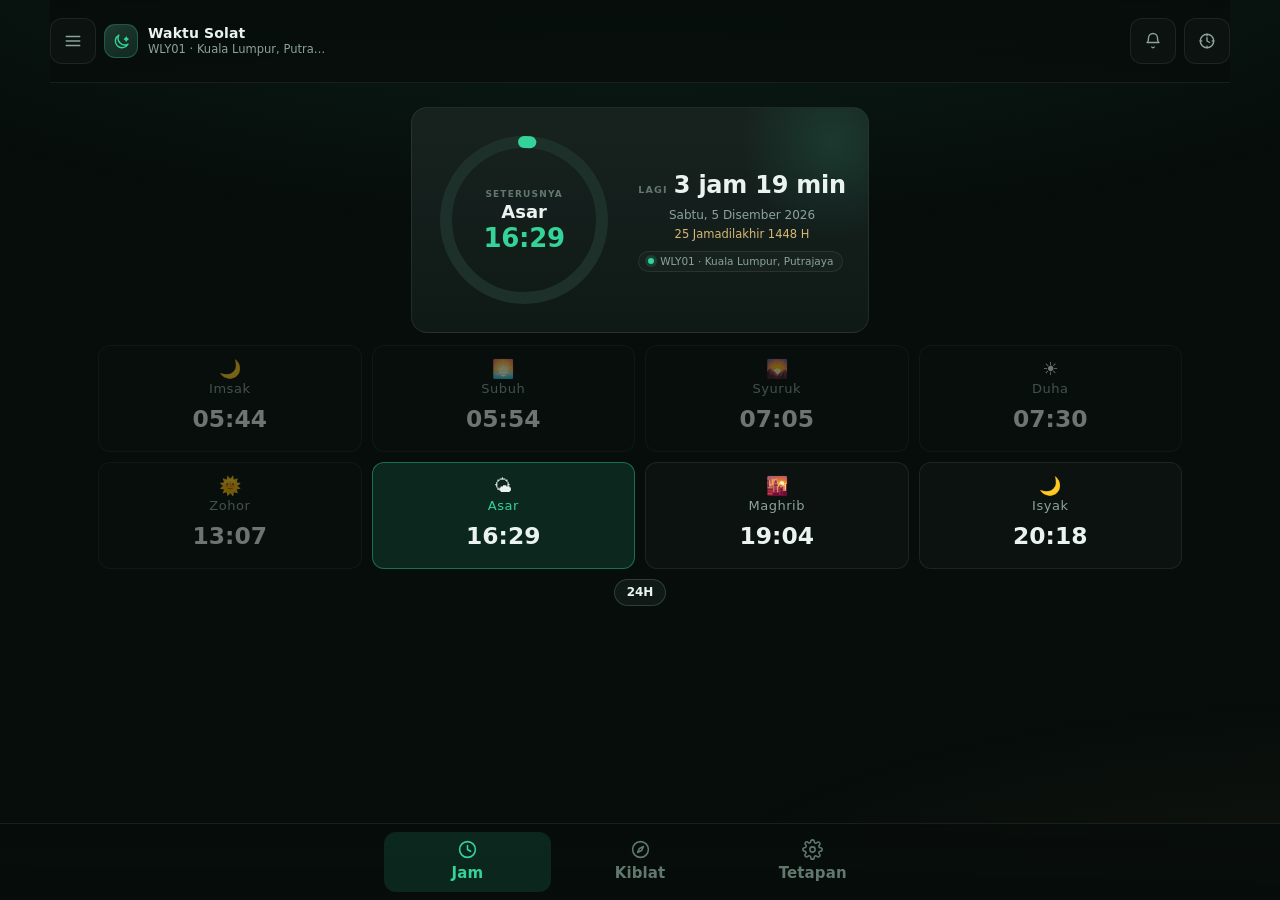
<file: index.html>
<!DOCTYPE html>
<html lang="ms">
<head>
<meta charset="utf-8">
<meta name="viewport" content="width=device-width, initial-scale=1, viewport-fit=cover">
<meta name="color-scheme" content="dark light">
<meta name="theme-color" content="#070d0b" id="metaTheme">
<meta name="description" content="Waktu solat (data JAKIM) dan arah kiblat dengan tetapan bearing kiblat. Untuk kegunaan peribadi.">
<title>Waktu Solat &amp; Kiblat</title>
<link rel="manifest" href="manifest.webmanifest">
<link rel="icon" href="icon-192.png">
<link rel="apple-touch-icon" href="icon-192.png">
<meta name="apple-mobile-web-app-capable" content="yes">
<meta name="apple-mobile-web-app-status-bar-style" content="black-translucent">
<meta name="apple-mobile-web-app-title" content="Waktu Solat">
<script>
(function () {
  var t = 'dark';
  try {
    var saved = JSON.parse(localStorage.getItem('waktu-solat/v2') || localStorage.getItem('waktu-solat/v1') || '{}');
    if (saved.theme === 'light' || saved.theme === 'minimal' || saved.theme === 'dark') t = saved.theme;
  } catch (e) {}
  document.documentElement.setAttribute('data-theme', t);
})();
</script>
<link rel="stylesheet" href="app.css">
</head>
<body>

<div class="app">

  <header class="topbar">
    <button class="iconbtn" id="btnMenu" aria-label="Menu" title="Menu panduan & info">
      <svg width="18" height="18" viewBox="0 0 24 24" fill="none" stroke="currentColor" stroke-width="1.9" stroke-linecap="round" stroke-linejoin="round">
        <line x1="3" y1="6" x2="21" y2="6"/>
        <line x1="3" y1="12" x2="21" y2="12"/>
        <line x1="3" y1="18" x2="21" y2="18"/>
      </svg>
    </button>
    <div class="brand" id="brand">
      <div class="logo" aria-hidden="true">
        <svg width="19" height="19" viewBox="0 0 24 24" fill="none" stroke="currentColor" stroke-width="1.8" stroke-linecap="round" stroke-linejoin="round">
          <path d="M20.2 15.3A8.5 8.5 0 0 1 8.7 3.8 8.5 8.5 0 1 0 20.2 15.3Z"/>
          <path d="M18 6.6l.7 1.6 1.6.7-1.6.7-.7 1.6-.7-1.6-1.6-.7 1.6-.7z"/>
        </svg>
      </div>
      <div class="txt">
        <div class="t1">Waktu Solat <span class="update-badge" id="updateBadge" hidden>Baharu</span></div>
        <div class="t2" id="locLabel">Waktu Solat</div>
      </div>
    </div>
    <button class="iconbtn" id="btnBell" aria-label="Status notifikasi" title="Status notifikasi">
      <svg width="18" height="18" viewBox="0 0 24 24" fill="none" stroke="currentColor" stroke-width="1.8" stroke-linecap="round" stroke-linejoin="round">
        <path d="M18 8a6 6 0 1 0-12 0c0 5-2 6-2 6h16s-2-1-2-6"/>
        <path d="M10.3 20a2 2 0 0 0 3.4 0"/>
      </svg>
      <span class="dot" id="bellDot" hidden></span>
    </button>
    <button class="iconbtn" id="btnClock" aria-label="Mod Jam" title="Mod Jam (paparan TV)">
      <svg width="18" height="18" viewBox="0 0 24 24" fill="none" stroke="currentColor" stroke-width="1.9" stroke-linecap="round" stroke-linejoin="round">
        <circle cx="12" cy="12" r="9"/>
        <path d="M12 7.5V12l3.5 2"/>
        <path d="M12 3v2M12 19v2M3 12h2M19 12h2"/>
      </svg>
    </button>
  </header>

  <main>

    <!-- ================= MOD JAM (TV) ================= -->
    <section class="view active" id="view-clock">

      <div class="card hero">
        <div class="ring-wrap" id="ringWrap">
          <svg class="ring" viewBox="0 0 120 120" aria-hidden="true">
            <circle class="ring-track" cx="60" cy="60" r="52"/>
            <circle class="ring-fill" id="ringFill" cx="60" cy="60" r="52" transform="rotate(-90 60 60)"/>
          </svg>
          <div class="ring-center">
            <div class="ring-eyebrow" id="heroEyebrow">Seterusnya</div>
            <div class="ring-name" id="nextName">—</div>
            <div class="ring-time num" id="nextTime">--:--</div>
          </div>
        </div>

        <div class="hero-side">
          <div class="hero-count">
            <span class="cd-lbl">Lagi</span>
            <b id="cdVal" class="num">—</b>
          </div>
          <div class="hero-date" id="heroDate">—</div>
          <div class="hero-hijri" id="heroHijri">—</div>
          <div class="zone-chip"><span class="pulse"></span><span id="zoneLabel">—</span></div>
        </div>
      </div>

      <div class="ck-grid" id="ckGrid"></div>

      <div class="timefmt-row">
        <button type="button" class="timefmt-btn" id="btnTimeFormat">24H</button>
      </div>
    </section>

    <!-- ================= KIBLAT ================= -->
    <section class="view" id="view-qibla">
      <div class="qibla-head">
        <div class="qibla-big num" id="qiblaBig">—</div>
        <div class="qibla-cap" id="qiblaCap">Arah kiblat dari lokasi anda</div>
      </div>

      <div class="compass-wrap" id="compassWrap">
        <div class="compass-index" aria-hidden="true"></div>
        <svg class="compass" viewBox="0 0 320 320" role="img" aria-label="Kompas arah kiblat">
          <defs>
            <radialGradient id="dialBg" cx="50%" cy="34%" r="72%">
              <stop offset="0%" stop-color="#172a24"/>
              <stop offset="62%" stop-color="#0f1c18"/>
              <stop offset="100%" stop-color="#0a1310"/>
            </radialGradient>
            <linearGradient id="kaabaGold" x1="0" y1="0" x2="0" y2="1">
              <stop offset="0%" stop-color="#f0d399"/>
              <stop offset="100%" stop-color="#c99f52"/>
            </linearGradient>
          </defs>
          <circle cx="160" cy="160" r="152" class="dial-face" fill="url(#dialBg)" stroke="var(--dial-ring)"/>
          <circle cx="160" cy="160" r="131" class="dial-inner" fill="none" stroke="var(--dial-ring2)"/>
          <g id="dial"></g>
          <circle cx="160" cy="160" r="5.5" class="dial-center" fill="var(--accent)"/>
          <circle cx="160" cy="160" r="11" class="dial-center-ring" fill="none" stroke="var(--accent-line)"/>
        </svg>
      </div>

      <div class="compass-state" id="compassState">
        <span class="led"></span><span id="compassStateText">Menyemak sensor kompas…</span>
      </div>
      <button class="btn primary compass-btn" id="btnCompass" hidden>Aktifkan kompas</button>

      <div class="qibla-stats">
        <div class="qstat">
          <div class="k">Jarak ke Kaabah</div>
          <div class="v num" id="qDist">—</div>
        </div>
        <div class="qstat wide">
          <div class="k">Beza dengan telefon</div>
          <div class="v num" id="qDelta">—</div>
        </div>
      </div>

      <div class="seg" id="qiblaMode">
        <button data-mode="auto" class="on">Auto</button>
        <button data-mode="manual">Manual</button>
      </div>

      <div class="btnrow">
        <button class="btn primary" id="btnUseGps">Guna GPS</button>
      </div>

      <div class="bearing-input" id="bearingBox" hidden>
        <div class="grp">
          <div>
            <label for="qDeg">Darjah</label>
            <input id="qDeg" type="number" inputmode="numeric" min="0" max="359" step="1" value="292">
          </div>
          <span class="unit">°</span>
        </div>
        <div class="grp mins">
          <div>
            <label for="qMin">Minit</label>
            <input id="qMin" type="number" inputmode="numeric" min="0" max="59" step="1" value="30">
          </div>
          <span class="unit">′</span>
        </div>
        <div class="hint">Contoh:<br>292° 30′</div>
      </div>

      <p class="note" id="qiblaNote"></p>
    </section>

    <!-- ================= PANDUAN (mini web) ================= -->
    <section class="view" id="view-guide">
      <div class="guide-topbar">
        <button class="btn ghost" id="btnGuideBack">← Kembali</button>
        <div class="guide-title" id="guideTitle">Panduan</div>
      </div>
      <div class="card guide-card">
        <div class="guide-content" id="guideContent"></div>
      </div>
    </section>

    <!-- ================= ZIKIR INTERAKTIF ================= -->
    <section class="view" id="view-zikir">
      <div class="zikir-topbar">
        <button class="btn ghost" id="btnZikirBack">← Kembali</button>
        <div class="zikir-title">Zikir Selepas Solat</div>
      </div>

      <div class="zikir-stage" id="zikirStage">
        <div class="zikir-phasebar">
          <div class="zp" id="zp0">Subhanallah</div>
          <div class="zp" id="zp1">Alhamdulillah</div>
          <div class="zp" id="zp2">Allahu Akbar</div>
        </div>

        <div class="zikir-card" id="zikirCard">
          <div class="zikir-name" id="zikirName">Subhanallah</div>
          <div class="zikir-ring">
            <svg viewBox="0 0 120 120" class="zikir-ring-svg">
              <circle class="zr-track" cx="60" cy="60" r="52"/>
              <circle class="zr-fill" id="zrFill" cx="60" cy="60" r="52" transform="rotate(-90 60 60)"/>
            </svg>
            <div class="zikir-count num" id="zikirCount">0</div>
          </div>
          <div class="zikir-target" id="zikirTarget">/ 33</div>
          <button class="zikir-tap" id="zikirTap" aria-label="Tap untuk zikir">KETUK</button>
          <div class="zikir-hint" id="zikirHint">Ketuk untuk mengira</div>
        </div>
      </div>

      <div class="zikir-overlay" id="zikirOverlay" hidden>
        <div class="zikir-overlay-box">
          <div class="zikir-overlay-title">Sempurnakan zikir</div>
          <p class="zikir-overlay-text"><i>La ilaha illallah wahdahu la sharika lahu, lahul-mulku wa lahul-hamdu, wa huwa 'ala kulli shay'in qadir.</i></p>
          <button class="btn primary" id="zikirFinish">Selesai</button>
        </div>
      </div>
      <div class="zikir-done" id="zikirDone" hidden>
        <div class="zikir-done-box">
          <div class="zikir-done-title">🎉 Zikir selesai</div>
          <p>Semoga diterima. Amin.</p>
          <button class="btn primary" id="zikirReset">Ulang</button>
          <button class="btn ghost" id="zikirBack2">Kembali</button>
        </div>
      </div>
    </section>

    <section class="view" id="view-settings">

      <div class="shead">Zon JAKIM</div>
      <div class="card scard" id="zoneCard">
        <div class="field">
          <div class="fl">
            <div class="n">Ikut lokasi GPS</div>
            <div class="d">Zon dipilih automatik daripada lokasi peranti</div>
          </div>
          <button class="switch" id="setZoneAuto" role="switch" aria-checked="true" aria-label="Ikut lokasi GPS"><span></span></button>
        </div>
        <div class="field">
          <div class="fl">
            <div class="n">Zon waktu solat</div>
            <div class="d">Ikut zon rasmi e-Solat JAKIM</div>
          </div>
          <select id="setZone"></select>
        </div>
        <div class="zoneNote">
          <span id="zoneNoteText">—</span>
          <button type="button" class="guidebtn" id="btnZoneGps">Kemas kini lokasi</button>
        </div>
      </div>

      <div class="shead phone-only">Notifikasi</div>
      <div class="card scard phone-only" id="notifCard">
        <div class="field">
          <div class="fl">
            <div class="n">Notifikasi waktu solat</div>
            <div class="d">Notifikasi &amp; bunyi pada setiap waktu (APK Android)</div>
          </div>
          <button class="switch" id="setNotify" role="switch" aria-checked="true" aria-label="Notifikasi waktu solat"><span></span></button>
        </div>

        <div class="notif-status" id="notifStatus">
          <span class="led"></span>
          <span id="notifStatusText">Menyemak kebenaran notifikasi…</span>
        </div>

        <div class="field field-block" id="notifPickRow">
          <div class="fl">
            <div class="n">Waktu yang berbunyi</div>
            <div class="d">Pilih waktu yang anda mahu dimaklumkan</div>
          </div>
        </div>
        <div class="chips" id="notifyChips">
          <button type="button" data-key="fajr" aria-pressed="true">Subuh</button>
          <button type="button" data-key="dhuhr" aria-pressed="true">Zohor</button>
          <button type="button" data-key="asr" aria-pressed="true">Asar</button>
          <button type="button" data-key="maghrib" aria-pressed="true">Maghrib</button>
          <button type="button" data-key="isha" aria-pressed="true">Isyak</button>
        </div>

        <div class="field field-block" id="notifSoundRow">
          <div class="fl">
            <div class="n">Bunyi notifikasi</div>
            <div class="d">Nada penggera peranti, atau loceng lembut bawaan app</div>
          </div>
        </div>
        <div class="chips" id="soundChips">
          <button type="button" data-sound="alarm" aria-pressed="true">Nada penggera</button>
          <button type="button" data-sound="chime" aria-pressed="false">Loceng</button>
        </div>
        <div class="soundlink" id="soundLinkRow">
          <button type="button" id="btnSoundSettings">Tetapan bunyi/kelantangan Android</button>
        </div>

        <div class="field" id="summaryRow" hidden>
          <div class="fl">
            <div class="n">Ringkasan di notifikasi</div>
            <div class="d">Notifikasi senyap: waktu hari ini &amp; kiraan detik (boleh ditutup)</div>
          </div>
          <button class="switch" id="setSummary" role="switch" aria-checked="true" aria-label="Ringkasan di notifikasi"><span></span></button>
        </div>

        <div class="btnrow" id="notifActions">
          <button class="btn ghost" id="btnTestNotif">Uji notifikasi</button>
          <button class="btn primary" id="btnNotifPerm" hidden>Benarkan</button>
        </div>

        <details class="guide" id="popupGuide">
          <summary>Notis tidak muncul di skrin? Benarkan pop-up</summary>
          <div class="guide-body">
            <p>Sesetengah telefon menyembunyikan notifikasi terapung (pop-up)
              secara lalai. Hidupkan sekali dalam tetapan Android:</p>
            <ul>
              <li><b>Xiaomi / Redmi (HyperOS, MIUI)</b> — Tetapan → App → Waktu
                Solat → Notifikasi → hidupkan <i>Notifikasi terapung</i>.</li>
              <li><b>Samsung (One UI)</b> — Tetapan → Notifikasi → Tetapan
                lanjutan → <i>Notifikasi pop-up</i> → Semua app.</li>
              <li><b>OPPO / Realme / OnePlus</b> — Tetapan → Notifikasi &amp; bar
                status → Waktu Solat → hidupkan <i>Notifikasi terapung</i>.</li>
              <li><b>vivo / iQOO</b> — Tetapan → Notifikasi → Waktu Solat →
                <i>Notifikasi terapung</i>.</li>
              <li><b>Huawei / Honor</b> — Tetapan → Notifikasi → Waktu Solat →
                <i>Notifikasi terapung</i>.</li>
              <li><b>Android biasa (Pixel dll.)</b> — Tetapan → App → Waktu Solat
                → Notifikasi → saluran <i>Waktu Solat (nada penggera)</i> mesti
                <i>Urgent</i> dan bunyi aktif.</li>
            </ul>
            <p>Selepas dibenarkan, tekan <b>Uji notifikasi</b> untuk semak.</p>
            <button type="button" class="guidebtn" id="btnGuideSettings">Buka tetapan notifikasi app</button>
          </div>
        </details>
      </div>

      <div class="shead">Data & Kemas kini</div>
      <div class="card scard">
        <div class="field">
          <div class="fl">
            <div class="n">Kemas kini data</div>
            <div class="d" id="refreshStatus">Muat turun data terkini untuk zon ini</div>
          </div>
        </div>
        <div class="btnrow">
          <button class="btn primary" id="btnRefresh">Kemas kini sekarang</button>
        </div>

        <div class="field phone-only" style="margin-top:6px">
          <div class="fl">
            <div class="n">Versi app</div>
            <div class="d" id="updateStatus">Menyemak versi terkini…</div>
          </div>
        </div>
        <div class="btnrow phone-only">
          <button class="btn ghost" id="btnCheckUpdate">Semak kemas kini</button>
          <button class="btn primary" id="btnDoUpdate" hidden>Kemas kini sekarang</button>
        </div>
        <div class="updatehint phone-only" id="updateHint" hidden>
          Jika pemasang Android berkata “package conflict”, nyahpasang app lama
          sekali, kemudian pasang APK ini.
        </div>
      </div>

      <div class="shead">Kiblat</div>
      <div class="card scard">
        <div class="field">
          <div class="fl">
            <div class="n">Mod bearing</div>
            <div class="d">Auto = GPS · Manual = nilai bearing di atas</div>
          </div>
          <select id="setQiblaMode">
            <option value="auto">Auto</option>
            <option value="manual">Manual</option>
          </select>
        </div>
        <div class="field">
          <div class="fl">
            <div class="n">Bearing manual</div>
            <div class="d">Guna nilai ini apabila mod Manual</div>
          </div>
          <input id="setQBearing" type="number" step="1" min="0" max="359.999" inputmode="decimal">
          <span class="unit">°</span>
        </div>
        <div class="field">
          <div class="fl">
            <div class="n">Offset</div>
            <div class="d">Betulkan jika anak panah tersasar</div>
          </div>
          <input id="setQOffset" type="number" step="0.5" min="-20" max="20" inputmode="decimal">
          <span class="unit">°</span>
        </div>
      </div>

      <div class="shead">Paparan</div>
      <div class="card scard">
        <div class="field">
          <div class="fl">
            <div class="n">Tema</div>
            <div class="d">Terang · Minimalis · Gelap</div>
          </div>
        </div>
        <div class="theme-pick" id="themePick">
          <button type="button" data-theme="light"><span class="sw sw-light"></span>Terang</button>
          <button type="button" data-theme="minimal"><span class="sw sw-minimal"></span>Minimalis</button>
          <button type="button" data-theme="dark"><span class="sw sw-dark"></span>Gelap</button>
        </div>
        <div class="field">
          <div class="fl">
            <div class="n">Format masa</div>
            <div class="d">24 jam atau 12 jam (AM/PM)</div>
          </div>
          <select id="setTimeFormat">
            <option value="24">24 jam</option>
            <option value="12">12 jam</option>
          </select>
        </div>
        <div class="field tv-only">
          <div class="fl">
            <div class="n">Gaya jam</div>
            <div class="d">Paparan Mod Jam di TV</div>
          </div>
          <select id="setClockStyle">
            <option value="full">Lengkap</option>
            <option value="mini">Minimalis</option>
          </select>
        </div>
        <div class="field tv-only">
          <div class="fl">
            <div class="n">Buka Mod Jam terus</div>
            <div class="d">Paparan jam dulu semasa app dibuka (sesuai untuk TV)</div>
          </div>
          <select id="setAutoClock">
            <option value="1">Ya</option>
            <option value="0">Tidak</option>
          </select>
        </div>
      </div>

      <div class="shead">Lain-lain</div>
      <div class="card scard">
        <div class="btnrow" id="installRow" hidden>
          <button class="btn primary" id="btnInstall">Pasang di Android</button>
        </div>
        <div class="btnrow">
          <button class="btn danger" id="btnReset">Set semula semua tetapan</button>
        </div>
        <div class="credit">
          <div>© 2026 <b>Rashid Zainol</b></div>
          <a href="https://github.com/rashidzainol" target="_blank" rel="noopener noreferrer">github.com/rashidzainol</a>
        </div>
      </div>

    </section>

  </main>

  <nav class="tabbar">
    <div class="inner">
      <button class="tab on" data-view="clock">
        <svg viewBox="0 0 24 24" fill="none" stroke="currentColor" stroke-width="1.8" stroke-linecap="round" stroke-linejoin="round">
          <circle cx="12" cy="12" r="9"/><path d="M12 7.5V12l3.5 2"/>
        </svg>
        <span>Jam</span>
      </button>
      <button class="tab" data-view="qibla">
        <svg viewBox="0 0 24 24" fill="none" stroke="currentColor" stroke-width="1.8" stroke-linecap="round" stroke-linejoin="round">
          <circle cx="12" cy="12" r="9"/><path d="M15.4 8.6l-2.2 4.6-4.6 2.2 2.2-4.6z"/>
        </svg>
        <span>Kiblat</span>
      </button>
      <button class="tab" data-view="settings">
        <svg viewBox="0 0 24 24" fill="none" stroke="currentColor" stroke-width="1.8" stroke-linecap="round" stroke-linejoin="round">
          <circle cx="12" cy="12" r="3"/>
          <path d="M19.4 15a1.7 1.7 0 0 0 .3 1.9l.1.1a2 2 0 1 1-2.8 2.8l-.1-.1a1.7 1.7 0 0 0-1.9-.3 1.7 1.7 0 0 0-1 1.5V21a2 2 0 1 1-4 0v-.1a1.7 1.7 0 0 0-1.1-1.6 1.7 1.7 0 0 0-1.9.3l-.1.1a2 2 0 1 1-2.8-2.8l.1-.1a1.7 1.7 0 0 0 .3-1.9 1.7 1.7 0 0 0-1.5-1H3a2 2 0 1 1 0-4h.1a1.7 1.7 0 0 0 1.6-1.1 1.7 1.7 0 0 0-.3-1.9l-.1-.1a2 2 0 1 1 2.8-2.8l.1.1a1.7 1.7 0 0 0 1.9.3H9a1.7 1.7 0 0 0 1-1.5V3a2 2 0 1 1 4 0v.1a1.7 1.7 0 0 0 1 1.5 1.7 1.7 0 0 0 1.9-.3l.1-.1a2 2 0 1 1 2.8 2.8l-.1.1a1.7 1.7 0 0 0-.3 1.9V9a1.7 1.7 0 0 0 1.5 1H21a2 2 0 1 1 0 4h-.1a1.7 1.7 0 0 0-1.5 1z"/>
        </svg>
        <span>Tetapan</span>
      </button>
    </div>
  </nav>

</div>

<div class="drawer-backdrop" id="drawerBackdrop" hidden></div>
<div class="drawer" id="drawer" hidden aria-hidden="true">
  <div class="drawer-head">
    <div class="drawer-title">Panduan Ibadah</div>
    <button class="iconbtn" id="btnDrawerClose" aria-label="Tutup menu">
      <svg width="18" height="18" viewBox="0 0 24 24" fill="none" stroke="currentColor" stroke-width="1.9" stroke-linecap="round" stroke-linejoin="round">
        <line x1="18" y1="6" x2="6" y2="18"/>
        <line x1="6" y1="6" x2="18" y2="18"/>
      </svg>
    </button>
  </div>
  <div class="drawer-body">
    <div class="drawer-group">
      <div class="drawer-group-title">Panduan Ibadah</div>
      <button class="drawer-link" data-guide="zikir">Zikir selepas solat (33×)</button>
      <button class="drawer-link" data-guide="ayatkursi">Ayat Kursi</button>
      <button class="drawer-link" data-guide="doaselepas">Doa selepas solat</button>
    </div>
    <div class="drawer-group">
      <div class="drawer-group-title">Info</div>
      <button class="drawer-link" data-guide="info">Tentang app & sumber data</button>
    </div>
    <div class="drawer-foot">
      <a href="https://akuislam.com/blog/ibadah/wirid-doa-selepas-solat/" target="_blank" rel="noopener noreferrer">Rujukan: AkuIslam</a>
    </div>
  </div>
</div>

<div class="toast" id="toast"></div>

<script src="js/jakim-data.js"></script>
<script src="js/core.js"></script>
<script src="js/compass.js"></script>
<script src="js/ui.js?v=25"></script>
</body>
</html>
</file>
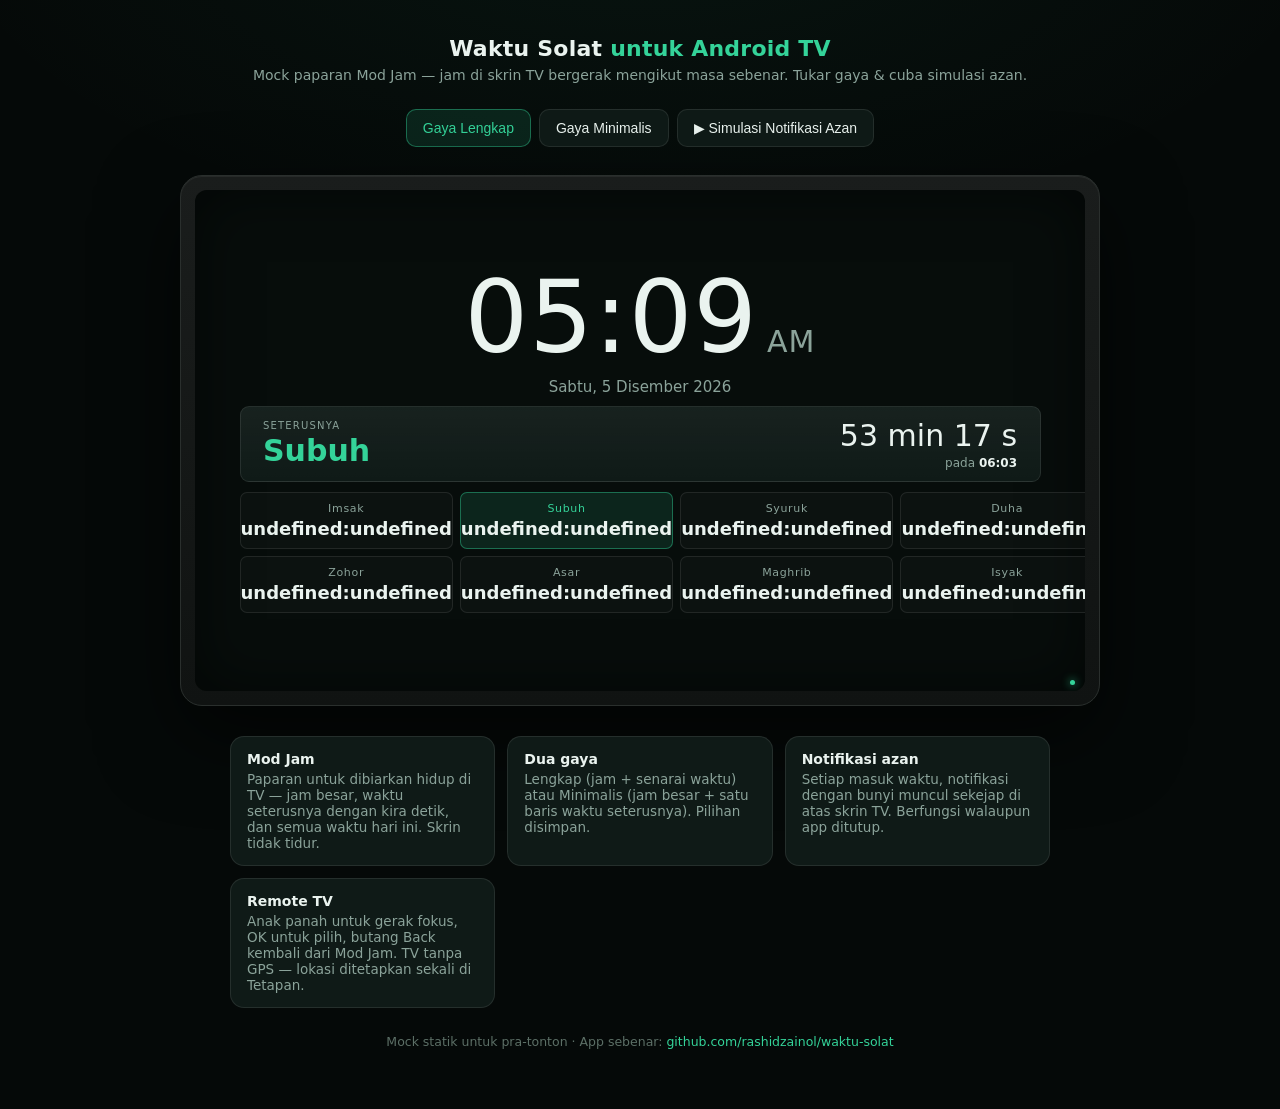
<file: demo-tv.html>
<!DOCTYPE html>
<html lang="ms">
<head>
<meta charset="utf-8">
<meta name="viewport" content="width=device-width, initial-scale=1">
<title>Mock TV — Waktu Solat untuk Android TV</title>
<style>
  :root{
    --bg:#070d0b;
    --screen:#070d0b;
    --surface:#0f1a17;
    --surface-2:#16241f;
    --line:rgba(255,255,255,.09);
    --text:#eaf3ef;
    --muted:#8ba39a;
    --accent:#34d399;
    --accent-dim:rgba(52,211,153,.12);
    --accent-line:rgba(52,211,153,.42);
    --gold:#e3c07a;
  }
  *{box-sizing:border-box;margin:0;padding:0}
  body{
    background:
      radial-gradient(1200px 600px at 50% -10%, rgba(52,211,153,.06), transparent 60%),
      #050908;
    color:var(--text);
    font-family:'Segoe UI',system-ui,-apple-system,Roboto,sans-serif;
    min-height:100dvh;
    display:flex;flex-direction:column;align-items:center;
    padding:36px 20px 60px;
  }
  h1{font-size:22px;font-weight:700;letter-spacing:.01em}
  h1 span{color:var(--accent)}
  .sub{color:var(--muted);font-size:14px;margin:6px 0 26px;text-align:center}

  /* ---- kawalan ---- */
  .controls{
    display:flex;gap:8px;flex-wrap:wrap;justify-content:center;margin-bottom:28px;
  }
  .controls button{
    background:var(--surface);color:var(--text);
    border:1px solid var(--line);border-radius:10px;
    padding:10px 16px;font-size:14px;cursor:pointer;
    transition:.15s;
  }
  .controls button:hover{background:var(--surface-2)}
  .controls button.on{border-color:var(--accent-line);background:var(--accent-dim);color:var(--accent)}

  /* ---- bingkai TV ---- */
  .tv{
    width:min(920px,94vw);
    background:linear-gradient(180deg,#1a1d1c,#101312);
    border:1px solid #2a2f2d;
    border-radius:22px;
    padding:14px;
    box-shadow:0 30px 80px rgba(0,0,0,.6), inset 0 1px 0 rgba(255,255,255,.06);
  }
  .screen{
    position:relative;
    aspect-ratio:16/9;
    container-type:size;
    background:var(--screen);
    border-radius:12px;
    overflow:hidden;
    box-shadow:inset 0 0 60px rgba(0,0,0,.55);
    display:flex;align-items:center;justify-content:center;
  }
  .led{
    position:absolute;bottom:6px;right:10px;width:5px;height:5px;border-radius:50%;
    background:#3a4a44;
  }
  .led.on{background:var(--accent);box-shadow:0 0 8px var(--accent)}

  /* ---- kandungan skrin: Mod Jam ---- */
  .jam{
    position:absolute;inset:0;
    display:flex;flex-direction:column;align-items:center;justify-content:center;
    padding:3.2% 5%;
    gap:2cqh;
    text-align:center;
  }
  .jam.mini{display:none}
  .screen.mini .jam.full{display:none}
  .screen.mini .jam.mini{display:flex}

  .ck-time{
    font-size:20cqh;
    font-weight:200;
    line-height:1;
    font-variant-numeric:tabular-nums;
    letter-spacing:.01em;
  }
  .ck-time .ampm{font-size:.3em;color:var(--muted);margin-left:.3em;font-weight:400}
  .ck-date{color:var(--muted);font-size:3cqh}

  .ck-next{
    display:flex;align-items:center;justify-content:space-between;gap:3%;
    width:100%;padding:2.2cqh 2.8%;
    border:1px solid var(--line);border-radius:1.8cqh;
    background:linear-gradient(180deg,rgba(255,255,255,.035),transparent),var(--surface);
  }
  .ck-next .l{text-align:left}
  .ck-next .r{text-align:right}
  .eyebrow{color:var(--muted);font-size:2cqh;letter-spacing:.12em;text-transform:uppercase}
  .ck-name{font-size:6cqh;font-weight:700;color:var(--accent);margin-top:.5cqh}
  .ck-count{font-size:6cqh;font-weight:300;font-variant-numeric:tabular-nums}
  .ck-nextat{color:var(--muted);font-size:2.4cqh;margin-top:.5cqh}
  .ck-nextat b{color:var(--text)}

  .ck-grid{
    display:grid;grid-template-columns:repeat(4,1fr);gap:1.4cqh;width:100%;
  }
  .cell{
    padding:1.8cqh 0;
    border:1px solid var(--line);border-radius:1.4cqh;
    background:rgba(255,255,255,.025);
  }
  .cell .k{color:var(--muted);font-size:2.2cqh;letter-spacing:.06em}
  .cell .t{font-size:3.6cqh;font-weight:600;margin-top:.6cqh;font-variant-numeric:tabular-nums}
  .cell.next{border-color:var(--accent-line);background:var(--accent-dim)}
  .cell.next .k{color:var(--accent)}
  .cell.past{opacity:.4}

  /* ---- gaya minimalis ---- */
  .jam.mini{flex-direction:column;justify-content:center}
  .ckm-time{font-size:30cqh;font-weight:200;line-height:1;font-variant-numeric:tabular-nums}
  .ckm-time .sec{font-size:.32em;color:var(--muted);font-weight:300;margin-left:.15em}
  .ckm-next{margin-top:3cqh;color:var(--muted);font-size:3.6cqh}
  .ckm-next b{color:var(--accent);font-weight:600}

  /* ---- notifikasi (atas skrin TV) ---- */
  .notif{
    position:absolute;top:5%;right:-120%;
    width:36%;
    background:rgba(22,36,31,.97);
    border:1px solid var(--accent-line);
    border-radius:1.6cqh;
    padding:2cqh 2.2cqh;
    display:flex;gap:1.8cqh;align-items:center;
    transition:right .45s cubic-bezier(.2,.9,.3,1.2);
    box-shadow:0 10px 30px rgba(0,0,0,.5);
  }
  .notif.show{right:4%}
  .notif .ic{
    width:6cqh;height:6cqh;border-radius:50%;
    background:var(--accent-dim);border:1px solid var(--accent-line);
    display:flex;align-items:center;justify-content:center;flex:none;
    color:var(--accent);font-size:3cqh;
  }
  .notif .t1{font-weight:700;font-size:2.6cqh}
  .notif .t2{color:var(--muted);font-size:2.2cqh;margin-top:.4cqh}

  /* ---- nota bawah ---- */
  .notes{
    margin-top:30px;max-width:820px;
    display:grid;grid-template-columns:repeat(auto-fit,minmax(240px,1fr));gap:12px;
  }
  .note{
    background:var(--surface);border:1px solid var(--line);border-radius:14px;
    padding:14px 16px;font-size:13.5px;color:var(--muted);
  }
  .note b{color:var(--text);display:block;margin-bottom:4px;font-size:14px}
  .foot{margin-top:26px;color:#5c6f66;font-size:12.5px}
  .foot a{color:var(--accent);text-decoration:none}
</style>
</head>
<body>

  <h1>Waktu Solat <span>untuk Android TV</span></h1>
  <p class="sub">Mock paparan Mod Jam — jam di skrin TV bergerak mengikut masa sebenar. Tukar gaya &amp; cuba simulasi azan.</p>

  <div class="controls">
    <button id="btnFull" class="on" onclick="setStyle('full')">Gaya Lengkap</button>
    <button id="btnMini" onclick="setStyle('mini')">Gaya Minimalis</button>
    <button onclick="azan()">▶ Simulasi Notifikasi Azan</button>
  </div>

  <div class="tv">
    <div class="screen" id="screen">
      <div class="led on" id="led"></div>

      <!-- ===== MOD JAM: LENGKAP ===== -->
      <div class="jam full">
        <div class="ck-time"><span id="tH">--</span>:<span id="tM">--</span><span class="ampm" id="tAP">AM</span></div>
        <div class="ck-date" id="tDate">-</div>

        <div class="ck-next">
          <div class="l">
            <div class="eyebrow">Seterusnya</div>
            <div class="ck-name" id="tName">Zohor</div>
          </div>
          <div class="r">
            <div class="ck-count" id="tCount">-</div>
            <div class="ck-nextat">pada <b id="tAt">--:--</b></div>
          </div>
        </div>

        <div class="ck-grid" id="grid"></div>
      </div>

      <!-- ===== MOD JAM: MINIMALIS ===== -->
      <div class="jam mini">
        <div class="ckm-time"><span id="mH">--</span>:<span id="mM">--</span><span class="sec" id="mS">--</span></div>
        <div class="ckm-next" id="mNext">-</div>
      </div>

      <!-- ===== NOTIFIKASI AZAN ===== -->
      <div class="notif" id="notif">
        <div class="ic">🕌</div>
        <div>
          <div class="t1" id="nTitle">Maghrib</div>
          <div class="t2" id="nText">Waktu Maghrib telah masuk · 19:07</div>
        </div>
      </div>
    </div>
  </div>

  <div class="notes">
    <div class="note"><b>Mod Jam</b>Paparan untuk dibiarkan hidup di TV — jam besar, waktu seterusnya dengan kira detik, dan semua waktu hari ini. Skrin tidak tidur.</div>
    <div class="note"><b>Dua gaya</b>Lengkap (jam + senarai waktu) atau Minimalis (jam besar + satu baris waktu seterusnya). Pilihan disimpan.</div>
    <div class="note"><b>Notifikasi azan</b>Setiap masuk waktu, notifikasi dengan bunyi muncul sekejap di atas skrin TV. Berfungsi walaupun app ditutup.</div>
    <div class="note"><b>Remote TV</b>Anak panah untuk gerak fokus, OK untuk pilih, butang Back kembali dari Mod Jam. TV tanpa GPS — lokasi ditetapkan sekali di Tetapan.</div>
  </div>

  <p class="foot">Mock statik untuk pra-tonton · App sebenar: <a href="https://github.com/rashidzainol/waktu-solat">github.com/rashidzainol/waktu-solat</a></p>

<script>
/* ============================================================
   Mock — masa jam & kira detik menggunakan masa sebenar.
   Waktu solat contoh (Kuala Lumpur, hardcoded untuk mock).
   ============================================================ */

var TIMES = [
  { k:'imsak',   label:'Imsak',   h:5,  m:53 },
  { k:'fajr',    label:'Subuh',   h:6,  m:3  },
  { k:'syuruk',  label:'Syuruk',  h:7,  m:18 },
  { k:'dhuha',   label:'Duha',    h:7,  m:38 },
  { k:'dhuhr',   label:'Zohor',   h:13, m:23 },
  { k:'asr',     label:'Asar',    h:16, m:47 },
  { k:'maghrib', label:'Maghrib', h:19, m:7  },
  { k:'isha',    label:'Isyak',   h:20, m:17 }
];

var DAYS = ['Ahad','Isnin','Selasa','Rabu','Khamis','Jumaat','Sabtu'];
var MONTHS = ['Januari','Februari','Mac','April','Mei','Jun','Julai','Ogos','September','Oktober','November','Disember'];
var PRAYERS = ['fajr','dhuhr','asr','maghrib','isha'];

function pad(n){ return (n<10?'0':'')+n; }

function todayTimes(){
  var now = new Date();
  return TIMES.map(function(t){
    var d = new Date(now.getFullYear(), now.getMonth(), now.getDate(), t.h, t.m, 0, 0);
    return { k:t.k, label:t.label, date:d };
  });
}

function nextOf(now){
  var list = todayTimes();
  for (var i=0;i<list.length;i++){
    if (list[i].k === 'imsak' || list[i].k === 'syuruk' || list[i].k === 'dhuha') continue;
    if (list[i].date > now) return list[i];
  }
  // esok Subuh
  var t = TIMES[1];
  return { k:t.k, label:t.label, tomorrow:true,
    date:new Date(now.getFullYear(), now.getMonth(), now.getDate()+1, t.h, t.m, 0, 0) };
}

function countdownText(ms){
  if (ms < 0) ms = 0;
  var s = Math.floor(ms/1000);
  var h = Math.floor(s/3600); s -= h*3600;
  var m = Math.floor(s/60);   s -= m*60;
  if (h>0) return h+' jam '+m+' min '+s+' s';
  if (m>0) return m+' min '+s+' s';
  return s+' s';
}

/* ---- bina grid ---- */
function buildGrid(){
  var list = todayTimes();
  var now = new Date();
  var nx = nextOf(now);
  var grid = document.getElementById('grid');
  grid.innerHTML = '';
  list.forEach(function(t){
    var c = document.createElement('div');
    c.className = 'cell';
    if (nx.k === t.k && !nx.tomorrow) c.classList.add('next');
    else if (t.date < now) c.classList.add('past');
    c.innerHTML = '<div class="k">'+t.label+'</div><div class="t">'+pad(t.h)+':'+pad(t.m)+'</div>';
    grid.appendChild(c);
  });
}

/* ---- kemas kini jam ---- */
function tick(){
  var now = new Date();
  var h12 = now.getHours() % 12; if (h12 === 0) h12 = 12;

  document.getElementById('tH').textContent = pad(h12);
  document.getElementById('tM').textContent = pad(now.getMinutes());
  document.getElementById('tAP').textContent = now.getHours() < 12 ? 'AM' : 'PM';
  document.getElementById('tDate').textContent =
    DAYS[now.getDay()] + ', ' + now.getDate() + ' ' + MONTHS[now.getMonth()] + ' ' + now.getFullYear();

  document.getElementById('mH').textContent = pad(h12);
  document.getElementById('mM').textContent = pad(now.getMinutes());
  document.getElementById('mS').textContent = pad(now.getSeconds());

  var nx = nextOf(now);
  var at = pad(nx.date.getHours())+':'+pad(nx.date.getMinutes());
  var nameTxt = nx.label + (nx.tomorrow ? ' · esok' : '');
  var cd = countdownText(nx.date - now);

  document.getElementById('tName').textContent = nameTxt;
  document.getElementById('tAt').textContent = at;
  document.getElementById('tCount').textContent = cd;

  document.getElementById('mNext').innerHTML =
    '<b>'+nameTxt+'</b> pukul <b>'+at+'</b> · lagi <b>'+cd+'</b>';
}

function setStyle(s){
  var sc = document.getElementById('screen');
  sc.classList.toggle('mini', s === 'mini');
  document.getElementById('btnFull').classList.toggle('on', s === 'full');
  document.getElementById('btnMini').classList.toggle('on', s === 'mini');
}

var azanTimer = null;
function azan(){
  var nx = nextOf(new Date());
  document.getElementById('nTitle').textContent = nx.label;
  document.getElementById('nText').textContent =
    'Waktu ' + nx.label + ' telah masuk · ' + pad(nx.date.getHours()) + ':' + pad(nx.date.getMinutes());
  var n = document.getElementById('notif');
  n.classList.add('show');
  clearTimeout(azanTimer);
  azanTimer = setTimeout(function(){ n.classList.remove('show'); }, 4200);
}

buildGrid();
tick();
setInterval(tick, 1000);
// kemas kini grid sekali seminit (highlight past/next)
setInterval(buildGrid, 60000);
</script>
</body>
</html>
</file>
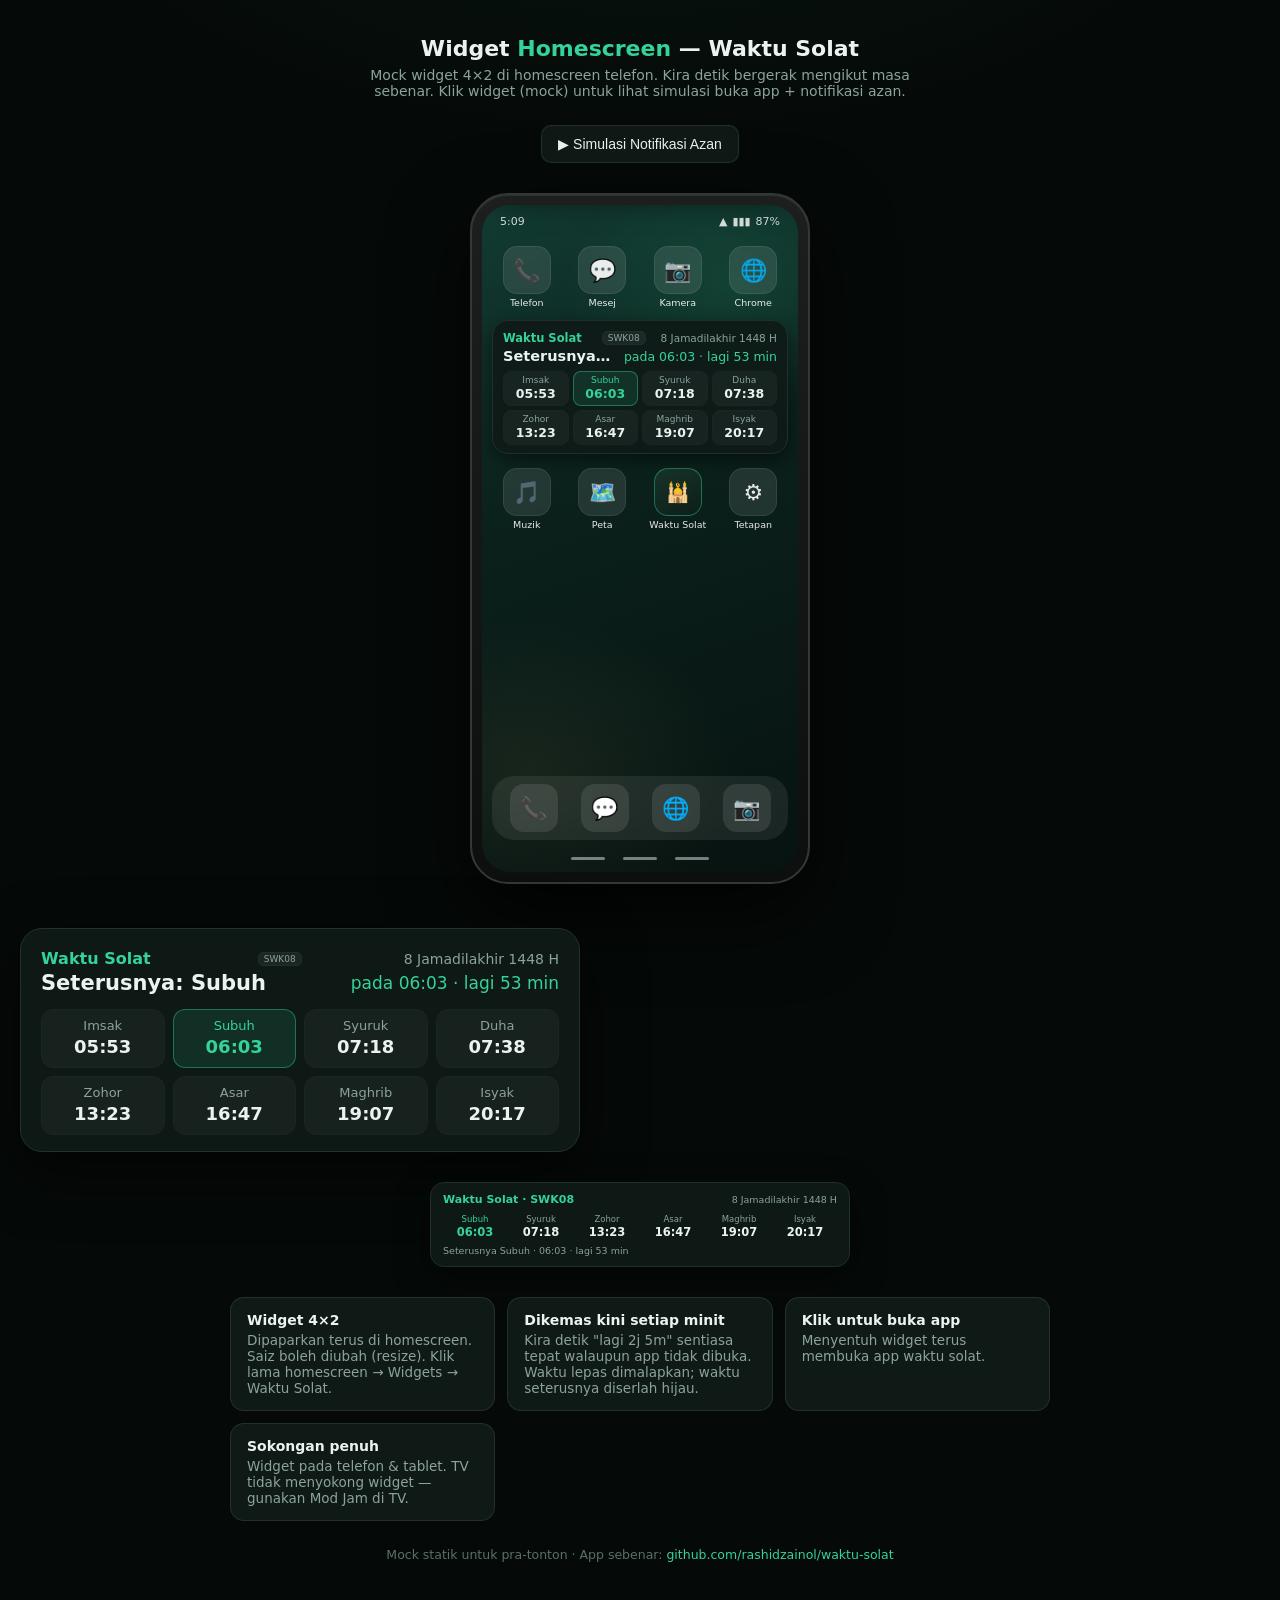
<file: demo-widget.html>
<!DOCTYPE html>
<html lang="ms">
<head>
<meta charset="utf-8">
<meta name="viewport" content="width=device-width, initial-scale=1">
<title>Mock Widget — Waktu Solat (homescreen)</title>
<style>
  :root{
    --surface:#0f1a17;
    --line:rgba(255,255,255,.09);
    --text:#eaf3ef;
    --muted:#8ba39a;
    --accent:#34d399;
    --accent-dim:rgba(52,211,153,.12);
    --accent-line:rgba(52,211,153,.42);
  }
  *{box-sizing:border-box;margin:0;padding:0}
  body{
    background:
      radial-gradient(1100px 550px at 50% -10%, rgba(52,211,153,.06), transparent 60%),
      #050908;
    color:var(--text);
    font-family:'Segoe UI',system-ui,-apple-system,Roboto,sans-serif;
    min-height:100dvh;
    display:flex;flex-direction:column;align-items:center;
    padding:36px 20px 60px;
  }
  h1{font-size:22px;font-weight:700}
  h1 span{color:var(--accent)}
  .sub{color:var(--muted);font-size:14px;margin:6px 0 26px;text-align:center;max-width:600px}
  .controls{display:flex;gap:8px;flex-wrap:wrap;justify-content:center;margin-bottom:30px}
  .controls button{
    background:var(--surface);color:var(--text);
    border:1px solid var(--line);border-radius:10px;
    padding:10px 16px;font-size:14px;cursor:pointer;transition:.15s;
  }
  .controls button:hover{background:#16241f}
  .controls button.on{border-color:var(--accent-line);background:var(--accent-dim);color:var(--accent)}

  /* ============ telefon ============ */
  .phone{
    width:min(340px,92vw);
    background:linear-gradient(180deg,#1c1f1e,#0d0f0e);
    border:2px solid #333836;
    border-radius:38px;
    padding:10px;
    box-shadow:0 30px 80px rgba(0,0,0,.65), inset 0 1px 0 rgba(255,255,255,.08);
  }
  .phone-inner{
    position:relative;
    aspect-ratio:9/19;
    border-radius:28px;
    overflow:hidden;
    background:linear-gradient(160deg,#123c33 0%,#0b211c 40%,#071310 100%);
    display:flex;flex-direction:column;
  }
  /* wallpaper dekoratif */
  .phone-inner::before{
    content:'';position:absolute;inset:0;
    background:
      radial-gradient(240px 180px at 80% 12%, rgba(52,211,153,.12), transparent 70%),
      radial-gradient(300px 220px at 15% 85%, rgba(227,192,122,.07), transparent 70%);
  }

  .statusbar{
    position:relative;z-index:2;
    display:flex;justify-content:space-between;align-items:center;
    padding:10px 18px 4px;font-size:11px;color:rgba(255,255,255,.85);
  }
  .statusbar .ic{display:flex;gap:5px;align-items:center}

  .homescreen{
    position:relative;z-index:1;flex:1;
    display:grid;grid-template-columns:repeat(4,1fr);
    grid-auto-rows:64px;gap:10px 6px;
    padding:14px 10px 0;
    align-content:start;
  }
  .appicon{
    display:flex;flex-direction:column;align-items:center;gap:3px;
    font-size:9.5px;color:rgba(255,255,255,.9);text-align:center;
  }
  .appicon .bubble{
    width:48px;height:48px;border-radius:14px;
    background:rgba(255,255,255,.10);backdrop-filter:blur(2px);
    border:1px solid rgba(255,255,255,.08);
    display:flex;align-items:center;justify-content:center;font-size:22px;
  }
  .appicon.waktu .bubble{
    background:linear-gradient(150deg,#17332a,#0d1e18);
    border-color:var(--accent-line);
    color:var(--accent);font-size:19px;
  }

  /* ---- widget dalam homescreen (ambil 2 baris grid) ---- */
  .widget{
    grid-column:1 / span 4;
    grid-row:span 2;
    align-self:start;
    border-radius:16px;
    background:rgba(15,26,23,.93);
    border:1px solid #1f2f2a;
    box-shadow:0 6px 18px rgba(0,0,0,.45);
    padding:10px 10px 8px;
    display:flex;flex-direction:column;
    font-family:inherit;
    text-align:left;
    cursor:pointer;
    transition:.2s;
  }
  .widget:active{transform:scale(.98)}
  .w-top{display:flex;justify-content:space-between;align-items:center}
  .w-title{color:var(--accent);font-size:11.5px;font-weight:700}
  .w-zone{display:inline-block;margin-left:5px;padding:1px 5px;border-radius:5px;background:rgba(255,255,255,.06);border:1px solid #1f2f2a;color:var(--muted);font-size:9px}
  .w-date{color:var(--muted);font-size:10.5px}
  .w-cell.past .k{color:#63776f}
  .w-cell.past .t{color:#afc2ba}
  .w-next{display:flex;justify-content:space-between;align-items:center;margin-top:3px}
  .w-nextname{font-size:14.5px;font-weight:700;color:var(--text);white-space:nowrap;overflow:hidden;text-overflow:ellipsis}
  .w-nextinfo{color:var(--accent);font-size:12.5px;white-space:nowrap;margin-left:8px}
  .w-grid{flex:1;display:grid;grid-template-columns:repeat(4,1fr);gap:4px;margin-top:7px}
  .w-cell{
    background:rgba(255,255,255,.04);
    border:1px solid #1a2622;border-radius:8px;
    padding:3px 0 4px;text-align:center;
  }
  .w-cell .k{color:var(--muted);font-size:9px}
  .w-cell .t{color:var(--text);font-size:12.5px;font-weight:600;margin-top:1px}
  .w-cell.next{border-color:var(--accent-line);background:var(--accent-dim)}
  .w-cell.next .k{color:var(--accent)}
  .w-cell.next .t{color:var(--accent)}

  /* notifikasi dropdown (atas telefon) */
  .notif{
    position:absolute;top:-70px;left:8px;right:8px;z-index:5;
    background:rgba(22,36,31,.97);
    border:1px solid var(--accent-line);border-radius:16px;
    padding:10px 12px;display:flex;gap:10px;align-items:center;
    transition:top .5s cubic-bezier(.2,.9,.3,1.15);
    box-shadow:0 10px 30px rgba(0,0,0,.55);
  }
  .notif.show{top:34px}
  .notif .ic{
    width:34px;height:34px;border-radius:50%;flex:none;
    background:var(--accent-dim);border:1px solid var(--accent-line);
    display:flex;align-items:center;justify-content:center;font-size:17px;
  }
  .notif .t1{font-weight:700;font-size:13px;color:var(--text)}
  .notif .t2{color:var(--muted);font-size:11.5px;margin-top:2px}

  .dock{
    position:relative;z-index:2;
    margin:0 10px 12px;padding:8px 6px;
    background:rgba(255,255,255,.08);backdrop-filter:blur(6px);
    border-radius:22px;
    display:flex;justify-content:space-around;
  }
  .dock .bubble{
    width:48px;height:48px;border-radius:14px;
    background:rgba(255,255,255,.10);
    display:flex;align-items:center;justify-content:center;font-size:22px;
  }
  .navbar{position:relative;z-index:2;height:20px;display:flex;justify-content:center;align-items:center;gap:18px;padding-bottom:8px}
  .navbar i{width:34px;height:3px;border-radius:3px;background:rgba(255,255,255,.45)}

  /* ---- paparan widget diperbesar ---- */
  .zoom{
    margin-top:44px;
    width:min(560px,94vw);
    border-radius:22px;
    background:rgba(15,26,23,.95);
    border:1px solid #22332e;
    padding:20px 20px 16px;
    box-shadow:0 20px 60px rgba(0,0,0,.55);
  }
  .zoom .w-title{font-size:16px}
  .zoom .w-date{font-size:14px}
  .zoom .w-nextname{font-size:21px}
  .zoom .w-nextinfo{font-size:17px}
  .zoom .w-grid{gap:8px;margin-top:14px}
  .zoom .w-cell{padding:8px 0 10px;border-radius:12px}
  .zoom .w-cell .k{font-size:13px}
  .zoom .w-cell .t{font-size:18px;margin-top:3px}

  .notes{
    margin-top:30px;max-width:820px;
    display:grid;grid-template-columns:repeat(auto-fit,minmax(230px,1fr));gap:12px;
  }
  .note{
    background:var(--surface);border:1px solid var(--line);border-radius:14px;
    padding:14px 16px;font-size:13.5px;color:var(--muted);
  }
  .note b{color:var(--text);display:block;margin-bottom:4px;font-size:14px}
  /* ringkasan notifikasi senyap */
  .summary{margin-top:30px;width:min(420px,94vw)}
  .summary-card{background:rgba(15,26,23,.95);border:1px solid #1f2f2a;border-radius:14px;padding:10px 12px;box-shadow:0 12px 36px rgba(0,0,0,.45)}
  .s-top{display:flex;justify-content:space-between;align-items:center}
  .s-zone{color:var(--accent);font-size:11px;font-weight:700}
  .s-date{color:var(--muted);font-size:9.5px}
  .s-grid{display:grid;grid-template-columns:repeat(6,1fr);gap:2px;margin-top:6px}
  .s-cell{text-align:center;padding:2px 0}
  .s-cell .k{color:var(--muted);font-size:8.5px}
  .s-cell .t{color:var(--text);font-size:11.5px;font-weight:700;margin-top:1px}
  .s-cell.next .k,.s-cell.next .t{color:var(--accent)}
  .s-cell.past .k{color:#63776f}
  .s-cell.past .t{color:#afc2ba}
  .s-next{color:var(--muted);font-size:9.5px;margin-top:4px;white-space:nowrap;overflow:hidden;text-overflow:ellipsis}
  .foot{margin-top:26px;color:#5c6f66;font-size:12.5px}
  .foot a{color:var(--accent);text-decoration:none}
</style>
</head>
<body>

  <h1>Widget <span>Homescreen</span> — Waktu Solat</h1>
  <p class="sub">Mock widget 4×2 di homescreen telefon. Kira detik bergerak mengikut masa sebenar. Klik widget (mock) untuk lihat simulasi buka app + notifikasi azan.</p>

  <div class="controls">
    <button onclick="azan()">▶ Simulasi Notifikasi Azan</button>
  </div>

  <!-- ============ TELEFON ============ -->
  <div class="phone">
    <div class="phone-inner">

      <div class="statusbar">
        <span id="sbTime">9:41</span>
        <span class="ic"><span>▲</span><span>▮▮▮</span><span>87%</span></span>
      </div>

      <!-- notifikasi -->
      <div class="notif" id="notif">
        <div class="ic">🕌</div>
        <div>
          <div class="t1" id="nTitle">Maghrib</div>
          <div class="t2" id="nText">Waktu Maghrib telah masuk · 19:07</div>
        </div>
      </div>

      <!-- homescreen: baris ikon, widget, ikon -->
      <div class="homescreen">
        <div class="appicon"><div class="bubble">📞</div><span>Telefon</span></div>
        <div class="appicon"><div class="bubble">💬</div><span>Mesej</span></div>
        <div class="appicon"><div class="bubble">📷</div><span>Kamera</span></div>
        <div class="appicon"><div class="bubble">🌐</div><span>Chrome</span></div>

        <!-- ============ WIDGET 4x2 ============ -->
        <div class="widget" onclick="azan()">
          <div class="w-top">
            <span class="w-title">Waktu Solat</span>
            <span class="w-zone">SWK08</span>
            <span class="w-date" id="wDate">—</span>
          </div>
          <div class="w-next">
            <span class="w-nextname" id="wNextName">Seterusnya: —</span>
            <span class="w-nextinfo" id="wNextInfo">—</span>
          </div>
          <div class="w-grid" id="wGrid"></div>
        </div>

        <div class="appicon"><div class="bubble">🎵</div><span>Muzik</span></div>
        <div class="appicon"><div class="bubble">🗺️</div><span>Peta</span></div>
        <div class="appicon waktu"><div class="bubble">🕌</div><span>Waktu Solat</span></div>
        <div class="appicon"><div class="bubble">⚙️</div><span>Tetapan</span></div>
      </div>

      <div class="dock">
        <div class="bubble">📞</div>
        <div class="bubble">💬</div>
        <div class="bubble">🌐</div>
        <div class="bubble">📷</div>
      </div>
      <div class="navbar"><i></i><i></i><i></i></div>
    </div>
  </div>

  <!-- ============ WIDGET DIPERBESAR ============ -->
  <div class="zoom widget" style="cursor:default" onclick="azan()">
    <div class="w-top">
      <span class="w-title">Waktu Solat</span>
      <span class="w-zone">SWK08</span>
      <span class="w-date" id="zDate">—</span>
    </div>
    <div class="w-next">
      <span class="w-nextname" id="zNextName">Seterusnya: —</span>
      <span class="w-nextinfo" id="zNextInfo">—</span>
    </div>
    <div class="w-grid" id="zGrid"></div>
  </div>

  <!-- ============ RINGKASAN NOTIFIKASI ============ -->
  <div class="summary">
    <div class="summary-card">
      <div class="s-top">
        <span class="s-zone">Waktu Solat · SWK08</span>
        <span class="s-date">8 Jamadilakhir 1448 H</span>
      </div>
      <div class="s-grid" id="sGrid"></div>
      <div class="s-next" id="sNext">Seterusnya Zohor · 13:23 · lagi 2j 28m</div>
    </div>
  </div>

  <div class="notes">
    <div class="note"><b>Widget 4×2</b>Dipaparkan terus di homescreen. Saiz boleh diubah (resize). Klik lama homescreen → Widgets → Waktu Solat.</div>
    <div class="note"><b>Dikemas kini setiap minit</b>Kira detik "lagi 2j 5m" sentiasa tepat walaupun app tidak dibuka. Waktu lepas dimalapkan; waktu seterusnya diserlah hijau.</div>
    <div class="note"><b>Klik untuk buka app</b>Menyentuh widget terus membuka app waktu solat.</div>
    <div class="note"><b>Sokongan penuh</b>Widget pada telefon &amp; tablet. TV tidak menyokong widget — gunakan Mod Jam di TV.</div>
  </div>

  <p class="foot">Mock statik untuk pra-tonton · App sebenar: <a href="https://github.com/rashidzainol/waktu-solat">github.com/rashidzainol/waktu-solat</a></p>

<script>
/* Waktu contoh (Kuala Lumpur) — sama seperti mock TV */
var TIMES = [
  { k:'imsak',   label:'Imsak',   h:5,  m:53 },
  { k:'fajr',    label:'Subuh',   h:6,  m:3  },
  { k:'syuruk',  label:'Syuruk',  h:7,  m:18 },
  { k:'dhuha',   label:'Duha',    h:7,  m:38 },
  { k:'dhuhr',   label:'Zohor',   h:13, m:23 },
  { k:'asr',     label:'Asar',    h:16, m:47 },
  { k:'maghrib', label:'Maghrib', h:19, m:7  },
  { k:'isha',    label:'Isyak',   h:20, m:17 }
];
var PRAYERS = ['fajr','dhuhr','asr','maghrib','isha'];
var SUMMARY = [
  {k:'fajr',label:'Subuh'},{k:'syuruk',label:'Syuruk'},{k:'dhuhr',label:'Zohor'},
  {k:'asr',label:'Asar'},{k:'maghrib',label:'Maghrib'},{k:'isha',label:'Isyak'}
];
var DAYS = ['Ahad','Isnin','Selasa','Rabu','Khamis','Jumaat','Sabtu'];
var MONTHS = ['Jan','Feb','Mac','Apr','Mei','Jun','Jul','Ogo','Sep','Okt','Nov','Dis'];

function pad(n){ return (n<10?'0':'')+n; }

function todayTimes(){
  var now = new Date();
  return TIMES.map(function(t){
    return { k:t.k, label:t.label,
      date:new Date(now.getFullYear(), now.getMonth(), now.getDate(), t.h, t.m, 0, 0) };
  });
}

function nextOf(now){
  var list = todayTimes();
  for (var i=0;i<list.length;i++){
    if (PRAYERS.indexOf(list[i].k) < 0) continue;
    if (list[i].date > now) return list[i];
  }
  var t = TIMES[1];
  return { k:t.k, label:t.label, tomorrow:true,
    date:new Date(now.getFullYear(), now.getMonth(), now.getDate()+1, t.h, t.m, 0, 0) };
}

function shortCd(ms){
  if (ms < 0) ms = 0;
  var s = Math.floor(ms/1000);
  var h = Math.floor(s/3600); s -= h*3600;
  var m = Math.floor(s/60);
  if (h > 0) return h+'j '+m+'m';
  if (m > 0) return m+' min';
  return '<1 min';
}

function fill(prefix){
  var now = new Date();
  var nx = nextOf(now);

  document.getElementById(prefix+'Date').textContent = '8 Jamadilakhir 1448 H';
  document.getElementById(prefix+'NextName').textContent = 'Seterusnya: ' +
    nx.label + (nx.tomorrow ? ' · esok' : '');
  document.getElementById(prefix+'NextInfo').textContent =
    'pada ' + pad(nx.date.getHours()) + ':' + pad(nx.date.getMinutes()) +
    ' · lagi ' + shortCd(nx.date - now);

  var grid = document.getElementById(prefix+'Grid');
  var list = todayTimes();
  var html = '';
  list.forEach(function(t){
    var cls = 'w-cell';
    if (nx.k === t.k && !nx.tomorrow) cls += ' next';
    else if (t.date < now) cls += ' past';
    html += '<div class="'+cls+'"><div class="k">'+t.label+'</div><div class="t">'+
            pad(t.date.getHours())+':'+pad(t.date.getMinutes())+'</div></div>';
  });
  grid.innerHTML = html;
}

function fillSummary(){
  var now = new Date();
  var nx = nextOf(now);
  var list = todayTimes();
  var byK = {};
  list.forEach(function(t){ byK[t.k]=t.date; });
  var html = '';
  SUMMARY.forEach(function(s){
    var d = byK[s.k];
    var cls = 's-cell';
    if (nx.k === s.k && !nx.tomorrow) cls += ' next';
    else if (d && d < now) cls += ' past';
    html += '<div class="'+cls+'"><div class="k">'+s.label+'</div><div class="t">'+
            pad(d.getHours())+':'+pad(d.getMinutes())+'</div></div>';
  });
  document.getElementById('sGrid').innerHTML = html;
  document.getElementById('sNext').textContent =
    'Seterusnya ' + nx.label + ' · ' + pad(nx.date.getHours()) + ':' + pad(nx.date.getMinutes()) +
    ' · lagi ' + shortCd(nx.date - now);
}

function tick(){
  var now = new Date();
  document.getElementById('sbTime').textContent =
    now.getHours() + ':' + pad(now.getMinutes());
  fill('w');
  fill('z');
  fillSummary();
}

var azanTimer = null;
function azan(){
  var nx = nextOf(new Date());
  document.getElementById('nTitle').textContent = nx.label;
  document.getElementById('nText').textContent =
    'Waktu ' + nx.label + ' telah masuk · ' + pad(nx.date.getHours()) + ':' + pad(nx.date.getMinutes());
  var n = document.getElementById('notif');
  n.classList.add('show');
  clearTimeout(azanTimer);
  azanTimer = setTimeout(function(){ n.classList.remove('show'); }, 4200);
}

tick();
setInterval(tick, 1000);
</script>
</body>
</html>
</file>
<file: app.css>
/* ==========================================================================
   Waktu Solat & Kiblat — styles
   Tema: gelap (lalai), terang, minimalis
   ========================================================================== */
:root,
html[data-theme="dark"]{
  color-scheme:dark;
  --bg:#070d0b;
  --surface:#0f1a17;
  --surface-2:#16241f;
  --surface-3:#1d302a;
  --line:rgba(255,255,255,.075);
  --line-2:rgba(255,255,255,.15);
  --text:#eaf3ef;
  --muted:#8ba39a;
  --muted-2:#61786e;
  --accent:#34d399;
  --accent-dim:rgba(52,211,153,.13);
  --accent-line:rgba(52,211,153,.42);
  --accent-glow:rgba(52,211,153,.16);
  --gold:#e3c07a;
  --gold-dim:rgba(227,192,122,.14);
  --danger:#f87171;
  --danger-line:rgba(248,113,113,.3);
  --ok:#34d399;
  --warn:#e3c07a;
  --card-top:rgba(255,255,255,.035);
  --bar-a:rgba(7,13,11,.96);
  --bar-b:rgba(7,13,11,.82);
  --tab-a:rgba(7,13,11,.98);
  --tab-b:rgba(7,13,11,.86);
  --soft:rgba(255,255,255,.045);
  --soft-2:rgba(255,255,255,.025);
  --press:rgba(255,255,255,.07);
  --tick:rgba(255,255,255,.20);
  --tick-major:rgba(255,255,255,.55);
  --cardinal:rgba(255,255,255,.62);
  --logo-a:#1d3b31;
  --logo-b:#122620;
  --logo-ring:rgba(52,211,153,.28);
  --logo-ink:#34d399;
  --glow-a:rgba(52,211,153,.10);
  --glow-b:rgba(227,192,122,.055);
  --hero-glow:rgba(52,211,153,.14);
  --toast-bg:#1b2b25;
  --toast-text:#eaf3ef;
  --shadow:0 14px 34px rgba(0,0,0,.5);
  --compass-shadow:0 18px 40px rgba(0,0,0,.55);
  --dial-0:#172a24;
  --dial-1:#0f1c18;
  --dial-2:#0a1310;
  --dial-ring:rgba(255,255,255,.07);
  --dial-ring2:rgba(255,255,255,.05);
  --r:16px;
  --safe-b:env(safe-area-inset-bottom,0px);
}

html[data-theme="light"]{
  color-scheme:light;
  --bg:#f3f6f3;
  --surface:#ffffff;
  --surface-2:#f0f4f1;
  --surface-3:#e3ebe6;
  --line:rgba(20,33,27,.09);
  --line-2:rgba(20,33,27,.18);
  --text:#14211b;
  --muted:#52655c;
  --muted-2:#667a72;
  --accent:#0c8f63;
  --accent-dim:rgba(12,143,99,.10);
  --accent-line:rgba(12,143,99,.38);
  --accent-glow:rgba(12,143,99,.16);
  --gold:#a1761f;
  --gold-dim:rgba(161,118,31,.12);
  --danger:#c0392b;
  --danger-line:rgba(192,57,43,.28);
  --ok:#0c8f63;
  --warn:#a1761f;
  --card-top:rgba(255,255,255,0);
  --bar-a:rgba(243,246,243,.96);
  --bar-b:rgba(243,246,243,.84);
  --tab-a:rgba(243,246,243,.98);
  --tab-b:rgba(243,246,243,.88);
  --soft:rgba(20,33,27,.05);
  --soft-2:rgba(20,33,27,.03);
  --press:rgba(20,33,27,.08);
  --tick:rgba(20,33,27,.18);
  --tick-major:rgba(20,33,27,.45);
  --cardinal:rgba(20,33,27,.60);
  --logo-a:#e6f4ec;
  --logo-b:#cfeedf;
  --logo-ring:rgba(12,143,99,.28);
  --logo-ink:#0c8f63;
  --glow-a:rgba(12,143,99,.08);
  --glow-b:rgba(161,118,31,.04);
  --hero-glow:rgba(12,143,99,.10);
  --toast-bg:#ffffff;
  --toast-text:#14211b;
  --shadow:0 14px 34px rgba(20,33,27,.16);
  --compass-shadow:0 18px 40px rgba(20,33,27,.18);
  --dial-0:#ffffff;
  --dial-1:#f3f7f4;
  --dial-2:#e8f0ea;
  --dial-ring:rgba(20,33,27,.10);
  --dial-ring2:rgba(20,33,27,.06);
}

html[data-theme="minimal"]{
  color-scheme:light;
  --bg:#f6f6f5;
  --surface:#ffffff;
  --surface-2:#f1f1f0;
  --surface-3:#e6e6e4;
  --line:rgba(0,0,0,.08);
  --line-2:rgba(0,0,0,.16);
  --text:#111111;
  --muted:#555552;
  --muted-2:#6b6b68;
  --accent:#111111;
  --accent-dim:rgba(17,17,17,.06);
  --accent-line:rgba(17,17,17,.28);
  --accent-glow:rgba(0,0,0,.08);
  --gold:#6b6459;
  --gold-dim:rgba(0,0,0,.05);
  --danger:#b3261e;
  --danger-line:rgba(179,38,30,.26);
  --ok:#111111;
  --warn:#6b6459;
  --card-top:rgba(255,255,255,0);
  --bar-a:rgba(246,246,245,.97);
  --bar-b:rgba(246,246,245,.90);
  --tab-a:rgba(246,246,245,.98);
  --tab-b:rgba(246,246,245,.92);
  --soft:rgba(0,0,0,.04);
  --soft-2:rgba(0,0,0,.02);
  --press:rgba(0,0,0,.06);
  --tick:rgba(0,0,0,.16);
  --tick-major:rgba(0,0,0,.42);
  --cardinal:rgba(0,0,0,.58);
  --logo-a:#111111;
  --logo-b:#000000;
  --logo-ring:rgba(0,0,0,.12);
  --logo-ink:#ffffff;
  --glow-a:transparent;
  --glow-b:transparent;
  --hero-glow:transparent;
  --toast-bg:#ffffff;
  --toast-text:#111111;
  --shadow:0 10px 24px rgba(0,0,0,.10);
  --compass-shadow:0 10px 24px rgba(0,0,0,.10);
  --dial-0:#ffffff;
  --dial-1:#fafafa;
  --dial-2:#f0f0ee;
  --dial-ring:rgba(0,0,0,.10);
  --dial-ring2:rgba(0,0,0,.05);
}
*{box-sizing:border-box;-webkit-tap-highlight-color:transparent}
html,body{margin:0;padding:0}
body{
  background:var(--bg);
  color:var(--text);
  font-family:ui-sans-serif,system-ui,-apple-system,"Segoe UI",Roboto,"Helvetica Neue",sans-serif;
  font-size:15px;line-height:1.45;
  -webkit-font-smoothing:antialiased;
  overscroll-behavior-y:none;
}
body::before{
  content:"";position:fixed;inset:0;pointer-events:none;z-index:0;
  background:
    radial-gradient(120% 55% at 50% -8%, var(--glow-a), transparent 62%),
    radial-gradient(90% 45% at 105% 105%, var(--glow-b), transparent 62%);
}
button{font:inherit;color:inherit;background:none;border:0;cursor:pointer}
input,select{font:inherit;color:inherit}
[hidden]{display:none !important}
h1,h2,h3{margin:0;font-weight:600}
ul{margin:0;padding:0;list-style:none}
.num{font-variant-numeric:tabular-nums;font-feature-settings:"tnum"}

.app{position:relative;z-index:1;max-width:540px;margin:0 auto;min-height:100dvh;display:flex;flex-direction:column}

/* ---------- top bar ---------- */
.topbar{
  position:sticky;top:0;z-index:20;
  display:flex;align-items:center;gap:8px;
  padding:calc(12px + env(safe-area-inset-top,0px)) 16px 12px;
  background:linear-gradient(to bottom,var(--bar-a),var(--bar-b));
  backdrop-filter:blur(14px);-webkit-backdrop-filter:blur(14px);
  border-bottom:1px solid var(--line);
}
.brand{display:flex;align-items:center;gap:10px;min-width:0;flex:1;cursor:pointer;border-radius:12px}
.brand .logo{
  width:34px;height:34px;border-radius:11px;flex:none;
  display:grid;place-items:center;
  background:linear-gradient(145deg,var(--logo-a),var(--logo-b));
  border:1px solid var(--logo-ring);
  color:var(--logo-ink);
}
.brand .txt{min-width:0}
.brand .t1{font-size:14px;font-weight:650;letter-spacing:.01em;line-height:1.15}
.update-badge{
  display:inline-block;margin-left:6px;padding:1px 7px;border-radius:999px;
  font-size:9.5px;font-weight:700;vertical-align:middle;
  background:var(--accent-dim);color:var(--accent);border:1px solid var(--accent-line);
  cursor:pointer;
}
.update-badge.hidden{display:none}
.brand .t2{
  font-size:11.5px;color:var(--muted);white-space:nowrap;overflow:hidden;
  text-overflow:ellipsis;max-width:180px
}
.iconbtn{
  width:40px;height:40px;border-radius:12px;flex:none;position:relative;
  display:grid;place-items:center;color:var(--muted);
  border:1px solid var(--line);background:var(--soft-2);
  transition:.18s;
}
.iconbtn:active{transform:scale(.94);background:var(--press)}
.iconbtn.on{color:var(--accent);border-color:var(--accent-line);background:var(--accent-dim)}
.iconbtn .dot{
  position:absolute;top:7px;right:8px;width:7px;height:7px;border-radius:50%;
  background:var(--danger);box-shadow:0 0 0 2px var(--bg)
}

/* ---------- views ---------- */
main{flex:1;padding:16px 16px calc(120px + var(--safe-b))}
.view{display:none;animation:fade .22s ease}
.view.active{display:block}
@keyframes fade{from{opacity:0;transform:translateY(5px)}to{opacity:1;transform:none}}

.card{
  background:linear-gradient(180deg,var(--card-top),transparent);
  background-color:var(--surface);
  border:1px solid var(--line);
  border-radius:var(--r);
}

/* ---------- hero: ring countdown ---------- */
.hero{
  display:flex;align-items:center;gap:16px;
  padding:16px;position:relative;overflow:hidden;
}
.hero::after{
  content:"";position:absolute;right:-60px;top:-60px;width:190px;height:190px;border-radius:50%;
  background:radial-gradient(circle,var(--hero-glow),transparent 70%);
  pointer-events:none;
}
.ring-wrap{position:relative;width:146px;height:146px;flex:none}
.ring{width:100%;height:100%;display:block}
.ring-track{fill:none;stroke:var(--surface-3);stroke-width:8}
.ring-fill{
  fill:none;stroke:var(--accent);stroke-width:8;stroke-linecap:round;
  stroke-dasharray:326.73;stroke-dashoffset:326.73;
  transition:stroke-dashoffset .55s linear,stroke .25s;
}
.ring-center{
  position:absolute;inset:0;display:flex;flex-direction:column;
  align-items:center;justify-content:center;text-align:center;gap:1px;padding:0 18px
}
.ring-eyebrow{
  font-size:9px;letter-spacing:.13em;text-transform:uppercase;
  color:var(--muted-2);font-weight:700
}
.ring-name{font-size:15.5px;font-weight:600;line-height:1.15}
.ring-time{font-size:22px;font-weight:650;color:var(--accent);letter-spacing:-.01em;line-height:1.1}

.hero-side{flex:1;min-width:0;display:flex;flex-direction:column;justify-content:center;gap:2px;position:relative;z-index:1}
.hero-count{display:flex;align-items:baseline;gap:6px;flex-wrap:wrap}
.cd-lbl{
  font-size:9.5px;letter-spacing:.13em;text-transform:uppercase;
  color:var(--muted-2);font-weight:700
}
.hero-count b{font-size:19px;font-weight:600;letter-spacing:-.01em;color:var(--text)}
.hero-date{font-size:12px;color:var(--muted);line-height:1.4;margin-top:2px}
.hero-hijri{font-size:11.5px;color:var(--gold);opacity:.95;line-height:1.4}
.zone-chip{
  display:inline-flex;align-items:center;gap:6px;align-self:flex-start;
  margin-top:7px;padding:3px 9px;border-radius:999px;
  border:1px solid var(--line);background:var(--soft-2);
  font-size:10.5px;color:var(--muted);max-width:100%;
  white-space:normal;word-break:break-word;line-height:1.25;overflow:visible
}
.zone-chip .pulse{width:6px;height:6px;border-radius:50%;background:var(--accent);flex:none;box-shadow:0 0 0 3px var(--accent-glow)}

/* ---------- day bar ---------- */
.daybar{
  display:flex;align-items:center;justify-content:space-between;gap:10px;
  margin:14px 3px 8px;font-size:11.5px;color:var(--muted)
}
.daybar-r{font-size:10px;letter-spacing:.12em;color:var(--muted-2);font-weight:700}

/* ---------- timeline ---------- */
.timeline{overflow:hidden}
.trow{
  display:grid;grid-template-columns:34px 1fr auto;align-items:center;gap:12px;
  padding:12px 16px;position:relative;transition:background .18s;
}
.trow:not(:first-child)::before{
  content:"";position:absolute;left:33px;top:0;bottom:50%;width:1px;
  background:var(--line-2);opacity:.65;
}
.trow.is-past{opacity:.45}
.trow.is-next{background:linear-gradient(90deg,var(--accent-dim),transparent 70%)}
.trow.is-next::after{
  content:"";position:absolute;left:0;top:0;bottom:0;width:3px;background:var(--accent)
}
.trow.is-next:not(:first-child)::before{background:var(--accent-line);opacity:1}
.trow.is-next .tname,.trow.is-next .ttime{color:var(--accent);font-weight:650}
.trow.is-next .tmark{color:var(--accent);border-color:var(--accent-line);background:var(--accent-dim)}
.trow.is-now .tname{color:var(--gold)}

.tmark{
  width:34px;height:34px;border-radius:11px;display:grid;place-items:center;
  border:1px solid var(--line);background:var(--surface);color:var(--muted-2);
  position:relative;z-index:1;transition:.18s
}
.tmark svg{width:18px;height:18px}
.tmain{min-width:0}
.tname{font-size:14.5px;line-height:1.25;display:flex;align-items:center;gap:7px;flex-wrap:wrap}
.tsub{font-size:10.5px;color:var(--muted-2);margin-top:2px;line-height:1.3}
.ttime{font-size:17px;font-weight:600;letter-spacing:.01em;line-height:1}
.tbadge{
  font-size:8.5px;letter-spacing:.1em;text-transform:uppercase;font-weight:700;
  padding:2px 6px;border-radius:5px;background:var(--soft);color:var(--muted)
}
.is-next .tbadge{background:var(--accent-dim);color:var(--accent)}
.is-now .tbadge{background:var(--gold-dim);color:var(--gold)}
.is-past .tbadge{display:none}

.note{
  margin:12px 2px 0;font-size:11px;color:var(--muted-2);line-height:1.6
}
.note b{color:var(--muted);font-weight:600}

/* ---------- kiblat ---------- */
.qibla-head{text-align:center;padding:4px 0 2px}
.qibla-big{font-size:44px;font-weight:600;letter-spacing:-.02em;line-height:1.05;color:var(--text)}
.qibla-big span{font-size:20px;color:var(--muted);font-weight:500}
.qibla-cap{font-size:12px;color:var(--muted);margin-top:4px}

.compass-wrap{
  position:relative;width:100%;max-width:340px;margin:18px auto 0;aspect-ratio:1;
  display:grid;place-items:center;
}
.compass-wrap.aligned::after{
  content:"";position:absolute;inset:4%;border-radius:50%;
  border:1px solid var(--accent-line);
  box-shadow:0 0 44px var(--accent-glow), inset 0 0 44px var(--accent-dim);
  animation:pulse 1.9s ease-in-out infinite;pointer-events:none
}
@keyframes pulse{0%,100%{opacity:.5}50%{opacity:1}}
.compass{width:100%;height:100%;display:block;filter:drop-shadow(var(--compass-shadow))}
#dialBg stop:nth-child(1){stop-color:var(--dial-0)}
#dialBg stop:nth-child(2){stop-color:var(--dial-1)}
#dialBg stop:nth-child(3){stop-color:var(--dial-2)}
.compass-index{
  position:absolute;top:-3px;left:50%;transform:translateX(-50%);z-index:3;
  width:0;height:0;
  border-left:8px solid transparent;border-right:8px solid transparent;
  border-top:16px solid var(--accent);
  filter:drop-shadow(0 2px 5px rgba(0,0,0,.35));transition:border-color .25s
}
.dial-tick{stroke:var(--tick);stroke-width:1.2;stroke-linecap:round}
.dial-tick.major{stroke:var(--tick-major);stroke-width:2}
.dial-lbl{fill:var(--muted);font-size:13px;font-weight:600;text-anchor:middle;dominant-baseline:middle}
.dial-lbl.cardinal{fill:var(--cardinal);font-size:15px;font-weight:700}
.dial-lbl.north{fill:var(--gold);font-size:15px;font-weight:700}

.qibla-stats{display:flex;gap:10px;margin-top:18px}
.qstat{
  flex:1;background:var(--surface);border:1px solid var(--line);border-radius:14px;
  padding:11px 13px
}
.qstat .k{font-size:10px;letter-spacing:.1em;text-transform:uppercase;color:var(--muted-2);font-weight:650}
.qstat .v{font-size:17px;font-weight:600;margin-top:2px;font-variant-numeric:tabular-nums}
.qstat.wide{flex:1.5}

.seg{
  display:flex;gap:4px;padding:4px;border-radius:13px;
  background:var(--soft);border:1px solid var(--line);margin-top:16px
}
.seg button{
  flex:1;padding:9px 8px;border-radius:10px;font-size:12.5px;font-weight:600;
  color:var(--muted);transition:.16s;min-height:38px
}
.seg button.on{background:var(--surface-3);color:var(--text);box-shadow:0 1px 0 var(--soft-2) inset}
.seg button.on[data-mode="manual"]{color:var(--gold)}

.bearing-input{
  display:flex;align-items:flex-end;gap:10px;margin-top:14px;
  background:var(--surface);border:1px solid var(--line);border-radius:14px;padding:12px 14px
}
.bearing-input .grp{display:flex;align-items:baseline;gap:5px}
.bearing-input label{font-size:11px;color:var(--muted-2);display:block;margin-bottom:3px}
.bearing-input input{
  width:66px;background:transparent;border:0;border-bottom:1px solid var(--line-2);
  padding:4px 2px;font-size:24px;font-weight:600;text-align:center;
  font-variant-numeric:tabular-nums;outline:none;border-radius:0
}
.bearing-input input:focus{border-bottom-color:var(--gold)}
.bearing-input .unit{font-size:15px;color:var(--muted);font-weight:600}
.bearing-input .mins input{width:52px}
.bearing-input .hint{font-size:10.5px;color:var(--muted-2);margin-left:auto;text-align:right;line-height:1.4}

.compass-state{
  margin-top:16px;text-align:center;font-size:12.5px;color:var(--muted);
  display:flex;align-items:center;justify-content:center;gap:8px
}
.compass-state .led{width:7px;height:7px;border-radius:50%;background:var(--muted-2);flex:none}
.compass-state.live .led{background:var(--accent);box-shadow:0 0 0 4px var(--accent-glow)}
.compass-state.warn .led{background:var(--gold)}
.compass-btn{display:block;width:100%;margin-top:12px}

/* ---------- settings ---------- */
.shead{
  font-size:11px;letter-spacing:.14em;text-transform:uppercase;color:var(--muted-2);
  font-weight:700;margin:22px 4px 9px
}
.shead:first-child{margin-top:2px}
.scard{overflow:hidden}
.field{
  display:flex;align-items:center;gap:12px;padding:10px 16px;
  border-bottom:1px solid var(--line)
}
.field:last-child{border-bottom:0}
.field-block{display:block;padding-bottom:4px;border-bottom:0}
.field .fl{flex:1;min-width:0}
.field .fl .n{font-size:14px}
.field .fl .d{font-size:11px;color:var(--muted-2);margin-top:1px;line-height:1.4}
.field input[type=number],.field input[type=text],.field select{
  background:var(--surface-2);border:1px solid var(--line);border-radius:9px;
  padding:7px 10px;font-size:13.5px;min-width:78px;text-align:right;outline:none;
  font-variant-numeric:tabular-nums;min-height:38px
}
.field select{text-align:left;width:min(58%,200px);min-width:0;flex:none;appearance:none;padding-right:26px;
  background-image:url("data:image/svg+xml,%3Csvg xmlns='http://www.w3.org/2000/svg' width='12' height='12' viewBox='0 0 24 24' fill='none' stroke='%238ba39a' stroke-width='2.5' stroke-linecap='round'%3E%3Cpath d='M6 9l6 6 6-6'/%3E%3C/svg%3E");
  background-repeat:no-repeat;background-position:right 9px center;text-overflow:ellipsis}
.field input:focus,.field select:focus{border-color:var(--accent-line)}
.field .unit{font-size:12px;color:var(--muted-2);min-width:26px;text-align:right}

/* toggle switch (button[role=switch]) */
.switch{
  width:50px;height:30px;border-radius:999px;flex:none;position:relative;padding:0;
  background:var(--surface-3);border:1px solid var(--line-2);transition:.2s
}
.switch span{
  position:absolute;top:3px;left:3px;width:22px;height:22px;border-radius:50%;
  background:var(--muted);transition:.2s
}
.switch[aria-checked="true"]{background:var(--accent-dim);border-color:var(--accent-line)}
.switch[aria-checked="true"] span{left:23px;background:var(--accent)}
.switch[disabled]{opacity:.5;cursor:default}

/* notifikasi status + chips */
.notif-status{
  display:flex;align-items:center;gap:8px;padding:10px 16px;
  font-size:11.5px;color:var(--muted);border-bottom:1px solid var(--line);
  background:var(--soft-2)
}
.notif-status .led{width:7px;height:7px;border-radius:50%;background:var(--muted-2);flex:none}
.notif-status.ok .led{background:var(--ok);box-shadow:0 0 0 3px var(--accent-glow)}
.notif-status.warn .led{background:var(--warn)}
.notif-status.err .led{background:var(--danger);box-shadow:0 0 0 3px var(--danger-line)}
.chips{display:flex;flex-wrap:wrap;gap:8px;padding:4px 16px 12px}
.chips button{
  padding:8px 14px;border-radius:999px;font-size:12.5px;font-weight:600;
  border:1px solid var(--line-2);background:var(--surface-2);color:var(--muted);
  transition:.16s;min-height:38px
}
.chips button[aria-pressed="true"]{
  background:var(--accent-dim);border-color:var(--accent-line);color:var(--accent)
}
.chips button:active{transform:scale(.97)}

.soundlink{padding:0 16px 12px;display:flex}
.soundlink button{
  background:none;border:0;padding:2px 0;font-size:11.5px;color:var(--muted);
  text-decoration:underline;text-underline-offset:3px;min-height:0;cursor:pointer
}
.soundlink button:active{color:var(--accent)}

.updatehint{padding:0 16px 13px;font-size:11px;line-height:1.55;color:var(--muted-2)}

/* Panduan pop-up notifikasi (collapsible) */
.guide{border-top:1px solid var(--line)}
.guide summary{
  list-style:none;cursor:pointer;padding:11px 16px;min-height:40px;
  display:flex;align-items:center;gap:8px;font-size:11.5px;color:var(--muted)
}
.guide summary::-webkit-details-marker{display:none}
.guide summary::after{
  content:'';flex:none;width:6px;height:6px;margin-left:auto;margin-top:-3px;
  border-right:1.5px solid currentColor;border-bottom:1.5px solid currentColor;
  transform:rotate(45deg);transition:transform .18s
}
.guide[open] summary::after{transform:rotate(-135deg);margin-top:3px}
.guide summary:active{color:var(--text)}
.guide-body{padding:0 16px 14px;font-size:11.5px;line-height:1.62;color:var(--muted)}
.guide-body p{margin:0 0 8px}
.guide-body ul{margin:0 0 10px;padding-left:15px}
.guide-body li{margin-bottom:6px}
.guide-body b{color:var(--text);font-weight:600}
.guide-body i{font-style:normal;color:var(--accent)}
.guidebtn{
  background:none;border:0;padding:2px 0;font-size:11.5px;color:var(--muted);
  text-decoration:underline;text-underline-offset:3px;min-height:0;cursor:pointer
}
.guidebtn:active{color:var(--accent)}

/* nota zon GPS */
.zoneNote{
  display:flex;flex-wrap:wrap;align-items:center;gap:4px 10px;
  padding:0 16px 13px;font-size:11px;line-height:1.55;color:var(--muted-2)
}
.zoneNote .guidebtn{margin-left:auto}

.btnrow{display:flex;gap:10px;padding:13px 16px}
.btn{
  flex:1;padding:11px;border-radius:11px;font-size:13.5px;font-weight:600;text-align:center;
  border:1px solid var(--line-2);background:var(--surface-2);transition:.16s;min-height:44px
}
.btn:active{transform:scale(.98)}
.btn:disabled{opacity:.5}
.btn.primary{background:var(--accent-dim);border-color:var(--accent-line);color:var(--accent)}
.btn.ghost{background:transparent;color:var(--muted)}
.btn.danger{color:var(--danger);border-color:var(--danger-line)}

/* ---------- tab bar ---------- */
.tabbar{
  position:fixed;left:0;right:0;bottom:0;z-index:30;
  display:flex;justify-content:center;
  padding:8px 14px calc(8px + var(--safe-b));
  background:linear-gradient(to top,var(--tab-a),var(--tab-b));
  backdrop-filter:blur(16px);-webkit-backdrop-filter:blur(16px);
  border-top:1px solid var(--line)
}
.tabbar .inner{display:flex;gap:6px;width:100%;max-width:512px}
.tab{
  flex:1;display:flex;flex-direction:column;align-items:center;gap:3px;
  padding:7px 4px;border-radius:12px;color:var(--muted-2);transition:.16s;
  font-size:10.5px;font-weight:600;letter-spacing:.01em;min-height:48px
}
.tab.on{color:var(--accent);background:var(--accent-dim)}
.tab svg{width:21px;height:21px}

/* ---------- toast ---------- */
.toast{
  position:fixed;left:50%;bottom:calc(96px + var(--safe-b));transform:translate(-50%,14px);
  background:var(--toast-bg);border:1px solid var(--line-2);color:var(--toast-text);
  padding:10px 16px;border-radius:12px;font-size:12.5px;z-index:60;
  opacity:0;pointer-events:none;transition:.25s;max-width:88vw;text-align:center;
  box-shadow:var(--shadow)
}
.toast.show{opacity:1;transform:translate(-50%,0)}

/* ---------- drawer (menu slide) ---------- */
.drawer-backdrop{
  position:fixed;inset:0;background:rgba(0,0,0,.45);z-index:40;
  backdrop-filter:blur(2px);-webkit-backdrop-filter:blur(2px);
}
.drawer-backdrop[hidden]{display:none}
.drawer{
  position:fixed;top:0;left:0;bottom:0;width:min(86vw,360px);
  z-index:41;background:var(--surface);border-right:1px solid var(--line);
  display:flex;flex-direction:column;transform:translateX(-100%);
  transition:transform .25s ease;box-shadow:var(--shadow);
}
.drawer:not([hidden]){transform:translateX(0)}
.drawer[hidden]{display:none}
.drawer-head{
  display:flex;align-items:center;justify-content:space-between;
  padding:14px 16px;border-bottom:1px solid var(--line);
}
.drawer-title{font-size:16px;font-weight:700;color:var(--text)}
.drawer-body{flex:1;overflow-y:auto;padding:10px 14px}
.drawer-group{margin-bottom:12px}
.drawer-group-title{font-size:11px;font-weight:700;color:var(--muted);text-transform:uppercase;letter-spacing:.06em;margin:8px 4px 6px}
.drawer-link{display:block;width:100%;text-align:left;padding:10px 12px;margin-bottom:6px;border:1px solid var(--line);border-radius:10px;background:var(--surface-2);color:var(--text);font-size:14px;font-weight:500;cursor:pointer}
.drawer-link:active{transform:scale(.98)}
.drawer-foot{padding:10px 4px;font-size:12px;color:var(--muted)}
.drawer-foot a{color:var(--accent)}
/* guide view (mini web) */
.guide-topbar{display:flex;align-items:center;gap:10px;margin-bottom:12px}
.guide-title{font-size:17px;font-weight:700;color:var(--text)}
.guide-card{padding:16px}
.guide-content{font-size:14px;line-height:1.6;color:var(--text)}
.guide-content h3{font-size:15px;font-weight:700;margin:12px 0 6px;color:var(--accent)}
.guide-content p{margin:8px 0}
.guide-content .arab{font-size:17px;line-height:2;text-align:right;direction:rtl}
.guide-content ul{margin:6px 0 6px 18px}
.guide-content .note{font-size:12px;color:var(--muted-2);margin-top:10px}
.drawer-sec{border:1px solid var(--line);border-radius:12px;margin-bottom:8px;overflow:hidden}
.drawer-sec > summary{
  padding:10px 12px;font-size:14px;font-weight:600;color:var(--text);
  cursor:pointer;list-style:none;background:var(--surface-2)
}
.drawer-sec > summary::-webkit-details-marker{display:none}
.drawer-sec > summary::before{content:'▸ ';color:var(--muted)}
.drawer-sec[open] > summary::before{content:'▾ '}
.drawer-content{padding:10px 12px;font-size:13px;color:var(--text);line-height:1.5}
.drawer-content p{margin:6px 0}
.drawer-content .arab{font-size:15px;line-height:1.9;text-align:right;direction:rtl}
.drawer-content .note{font-size:11.5px;color:var(--muted-2);margin-top:8px}
.drawer-content a{color:var(--accent)}
.theme-pick{display:flex;gap:8px;padding:0 16px 14px}
.theme-pick button{
  flex:1;display:flex;flex-direction:column;align-items:center;gap:7px;
  padding:10px 6px;border-radius:11px;border:1px solid var(--line);
  background:var(--surface-2);color:var(--muted);font-size:11.5px;font-weight:600;
  transition:.16s
}
.theme-pick button.on{border-color:var(--accent-line);background:var(--accent-dim);color:var(--text)}
.theme-pick .sw{
  width:36px;height:24px;border-radius:7px;border:1px solid var(--line-2);
  position:relative;overflow:hidden;flex:none
}
.theme-pick .sw::before{content:"";position:absolute;left:0;right:0;top:0;height:7px;background:var(--sw-bar)}
.theme-pick .sw::after{content:"";position:absolute;left:5px;bottom:4px;width:11px;height:11px;border-radius:3px;background:var(--sw-accent)}
.sw-dark{background:#0f1a17;--sw-bar:#1d302a;--sw-accent:#34d399}
.sw-light{background:#ffffff;--sw-bar:#eef4ef;--sw-accent:#0c8f63}
.sw-minimal{background:#ffffff;--sw-bar:#ededeb;--sw-accent:#111111}

.credit{
  padding:14px 16px;border-top:1px solid var(--line);text-align:center;
  font-size:11.5px;color:var(--muted-2);line-height:1.7
}
.credit b{color:var(--muted);font-weight:600}
.credit a{color:var(--accent);text-decoration:none}
.credit a:active{opacity:.7}

/* Minimalist: buang hiasan, kekalkan struktur */
html[data-theme="minimal"] body::before,
html[data-theme="minimal"] .hero::after{display:none}
html[data-theme="minimal"] .card{background:var(--surface)}
html[data-theme="minimal"] .compass{filter:drop-shadow(var(--compass-shadow))}
html[data-theme="minimal"] .trow.is-next{background:var(--surface-2)}
html[data-theme="minimal"] .trow.is-next::after{width:2px}
html[data-theme="minimal"] .compass-wrap.aligned::after{box-shadow:none}
html[data-theme="minimal"] .btn{border-radius:9px}

@media (max-width:380px){
  .ring-wrap{width:128px;height:128px}
  .ring-time{font-size:20px}
  .ring-name{font-size:14px}
  .hero-count b{font-size:17px}
  .qibla-big{font-size:38px}
  .chips button{padding:8px 12px;font-size:12px}
}

/* ==========================================================================
   TABLET (≥700px) — paparan lebih lebar
   ========================================================================== */

@media (min-width:700px) and (max-width:1099px){
  .app{max-width:760px}
  main{padding:22px 24px calc(96px + var(--safe-b))}
  .topbar{padding:16px 0}
  .hero{padding:22px;gap:24px}
  .ring-wrap{width:178px;height:178px}
  .ring-name{font-size:18px}
  .ring-time{font-size:27px}
  .hero-count b{font-size:23px}
  .hero-date{font-size:13.5px}
  .hero-hijri{font-size:13px}
  .trow{padding:14px 20px}
  .tname{font-size:17px}
  .tsub{font-size:12px}
  .ttime{font-size:19px}
  .tabbar .inner{max-width:640px}
  .tab span{font-size:14px}
  .qibla-big{font-size:44px}
  .compass-wrap{max-width:380px;margin-left:auto;margin-right:auto}
}

/* ==========================================================================
   MOD JAM (TV)
   ========================================================================== */

#view-clock{display:none}
#view-clock.active{display:flex;flex-direction:column;align-items:center;text-align:center;min-height:60dvh}

.ck-time{font-size:clamp(72px,14vmin,150px);font-weight:200;letter-spacing:.02em;line-height:1;font-variant-numeric:tabular-nums}
.ck-time .ampm{font-size:.28em;font-weight:400;color:var(--muted);margin-left:.35em}
.ck-date{margin-top:10px;color:var(--muted);font-size:clamp(15px,2.2vmin,22px)}

.ck-next{display:flex;gap:26px;align-items:center;justify-content:space-between;width:100%;
  margin:26px 0 14px;padding:18px 22px;border:1px solid var(--line);border-radius:var(--r);
  background:linear-gradient(180deg,var(--card-top),transparent),var(--surface)}
.ck-next-l{text-align:left}
.ck-next-r{text-align:right}
.eyebrow{
  font-size:10.5px;letter-spacing:.16em;text-transform:uppercase;
  color:var(--muted-2);font-weight:650;margin-bottom:5px
}
.ck-name{font-size:clamp(24px,4vmin,40px);font-weight:700;margin-top:2px;color:var(--accent)}
.ck-count{font-size:clamp(26px,4.6vmin,44px);font-weight:300;font-variant-numeric:tabular-nums}
.ck-nextat{color:var(--muted);font-size:14px;margin-top:2px}

.ck-grid{display:grid;grid-template-columns:repeat(4,1fr);gap:10px;width:100%;margin-top:12px}
.timefmt-row{display:flex;justify-content:flex-end;margin-top:10px}
.timefmt-btn{padding:4px 12px;border-radius:999px;border:1px solid var(--line-2);background:var(--surface);color:var(--text);font-size:12px;font-weight:600;cursor:pointer}
.timefmt-btn:active{transform:scale(.96)}
.ck-cell{padding:14px 10px;border:1px solid var(--line);border-radius:12px;background:var(--soft-2)}
.ck-cell .k{font-size:13px;color:var(--muted);letter-spacing:.04em}
.ck-cell .ic{font-size:18px;line-height:1;margin-bottom:2px}
.ck-cell .t{font-size:clamp(17px,2.6vmin,26px);font-weight:600;margin-top:4px;font-variant-numeric:tabular-nums}
.ck-cell.is-next{border-color:var(--accent-line);background:var(--accent-dim)}
.ck-cell.is-selected{border-color:var(--accent);background:var(--accent-dim);box-shadow:0 0 0 2px var(--accent-line)}
.ck-cell.is-next .k{color:var(--accent)}
.ck-cell.is-past{opacity:.45}

.clock-note{margin-top:14px}
.clock-exit{margin-top:22px}

/* Gaya minimalis */
.clock-mini{flex-direction:column;justify-content:center;min-height:60dvh}
.ckm-time{font-size:clamp(110px,22vmin,240px);font-weight:200;line-height:1;font-variant-numeric:tabular-nums}
.ckm-sec{font-size:.32em;color:var(--muted);margin-left:.18em;font-weight:300}
.ckm-next{margin-top:18px;font-size:clamp(18px,3vmin,30px);color:var(--muted)}
.ckm-next b{color:var(--accent);font-weight:600}

/* ==========================================================================
   NAVIGASI D-PAD (remote TV) — fokus kelihatan
   ========================================================================== */

body.tv-mode .phone-only{display:none !important}
body:not(.tv-mode) .tv-only{display:none !important}

body.tv-mode main{padding:24px 48px calc(110px + var(--safe-b))}
body.tv-mode .app{max-width:1180px}

/* tanda fokus jelas untuk remote TV */
button:focus-visible,
a:focus-visible,
select:focus-visible,
input:focus-visible,
.tab:focus-visible{
  outline:3px solid var(--accent);
  outline-offset:2px;
  border-radius:10px;
}
.tab:focus-visible{border-radius:14px 14px 0 0}
.trow:focus-visible{outline-offset:-3px}
input:focus-visible{border-color:var(--accent-line)}

/* ==========================================================================
   TV — skrin besar landskap (10-foot UI)
   ========================================================================== */

body.tv-mode{font-size:17px}
body.tv-mode .hero{padding:22px;gap:24px}
body.tv-mode .ring-wrap{width:180px;height:180px}
body.tv-mode .ring-name{font-size:18px}
body.tv-mode .ring-time{font-size:26px}
body.tv-mode .hero-count b{font-size:24px}
body.tv-mode .trow{padding:15px 20px}
body.tv-mode .tname{font-size:19px}
body.tv-mode .ttime{font-size:20px}
body.tv-mode .tab span{font-size:15px}
body.tv-mode .iconbtn{width:46px;height:46px}
body.tv-mode .topbar{padding:18px 0}

@media (prefers-reduced-motion:reduce){
  *,*::before,*::after{animation-duration:.001ms !important;transition-duration:.001ms !important}
  .ring-fill{transition:none !important}
}

/* ---------- zikir interaktif (Kahoot-style) ---------- */
.zikir-topbar{display:flex;align-items:center;gap:10px;margin-bottom:12px}
.zikir-title{font-size:17px;font-weight:700;color:var(--text)}
.zikir-stage{display:flex;flex-direction:column;align-items:center;gap:14px;padding:12px 0}
.zikir-phasebar{display:flex;gap:6px;width:100%;max-width:420px}
.zp{flex:1;text-align:center;padding:8px 6px;border-radius:10px;font-size:12px;font-weight:600;color:var(--muted);background:var(--surface-2);border:2px solid var(--line);transition:.2s}
.zp.done{color:#fff;background:var(--accent);border-color:var(--accent);box-shadow:0 4px 14px var(--accent-glow)}
.zikir-card{width:min(360px,92vw);padding:22px 18px;border-radius:20px;background:linear-gradient(160deg,var(--surface),var(--surface-2));border:1px solid var(--line-2);box-shadow:var(--shadow);display:flex;flex-direction:column;align-items:center;gap:10px}
.zikir-name{font-size:20px;font-weight:800;color:var(--accent);letter-spacing:.02em}
.zikir-ring{position:relative;width:150px;height:150px}
.zikir-ring-svg{width:100%;height:100%}
.zr-track{fill:none;stroke:var(--line-2);stroke-width:8}
.zr-fill{fill:none;stroke:var(--accent);stroke-width:8;stroke-linecap:round;stroke-dasharray:327;stroke-dashoffset:327;transition:stroke-dashoffset .25s ease}
.zikir-count{position:absolute;inset:0;display:flex;align-items:center;justify-content:center;font-size:46px;font-weight:800;color:var(--text)}
.zikir-target{font-size:13px;color:var(--muted);margin-top:-6px}
.zikir-tap{margin-top:6px;width:100%;padding:14px 0;border-radius:14px;border:0;background:linear-gradient(135deg,var(--accent),var(--accent-line));color:#fff;font-size:18px;font-weight:800;letter-spacing:.08em;cursor:pointer;box-shadow:0 6px 18px var(--accent-glow);transition:transform .1s ease,box-shadow .2s ease}
.zikir-tap:active{transform:scale(.96)}
.zikir-hint{font-size:12px;color:var(--muted-2)}
.zikir-overlay,.zikir-done{position:fixed;inset:0;z-index:50;background:rgba(0,0,0,.55);display:flex;align-items:center;justify-content:center;padding:20px;backdrop-filter:blur(4px);-webkit-backdrop-filter:blur(4px)}
.zikir-overlay[hidden],.zikir-done[hidden]{display:none}
.zikir-overlay-box,.zikir-done-box{width:min(420px,92vw);padding:22px 20px;border-radius:18px;background:var(--surface);border:1px solid var(--line-2);box-shadow:var(--shadow);text-align:center;display:flex;flex-direction:column;gap:12px}
.zikir-overlay-title,.zikir-done-title{font-size:18px;font-weight:800;color:var(--accent)}
.zikir-overlay-text{font-size:14px;line-height:1.7;color:var(--text);text-align:right;direction:rtl}
.zikir-done-box p{color:var(--muted)}
</file>
